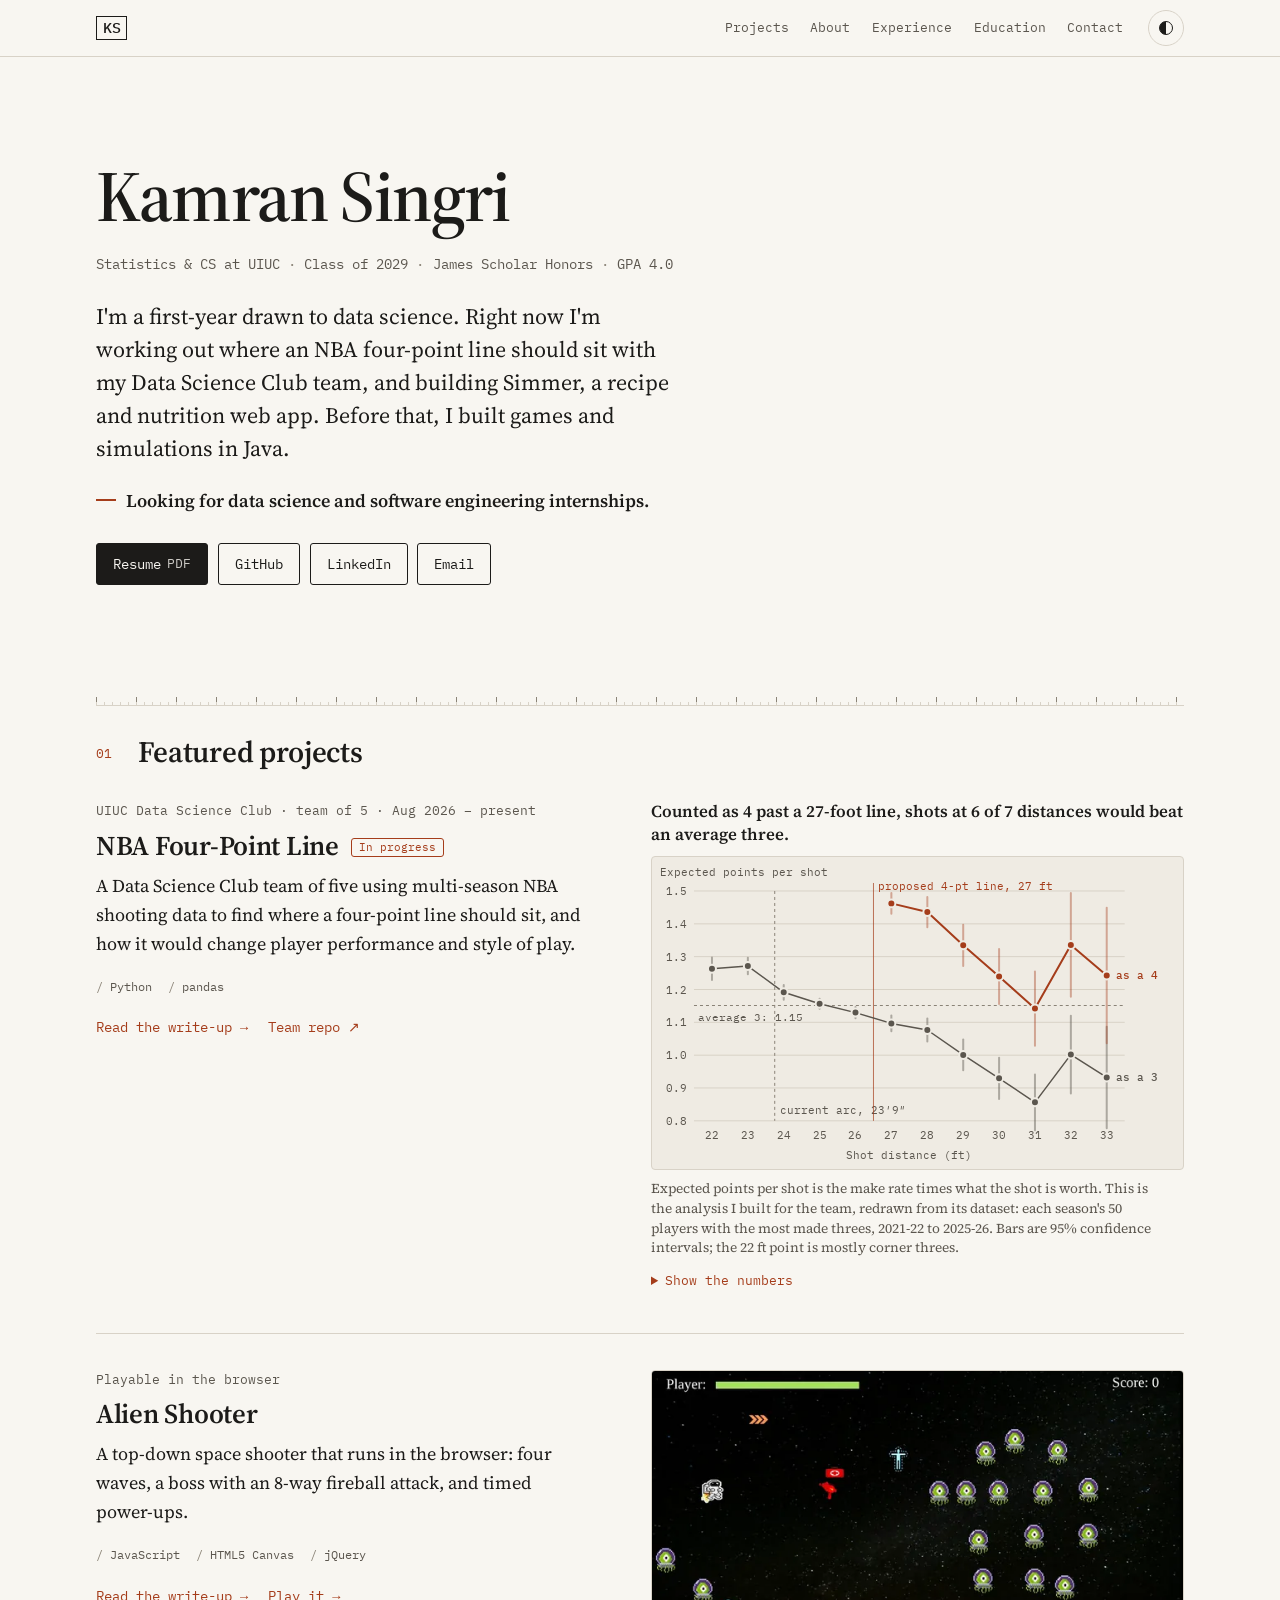
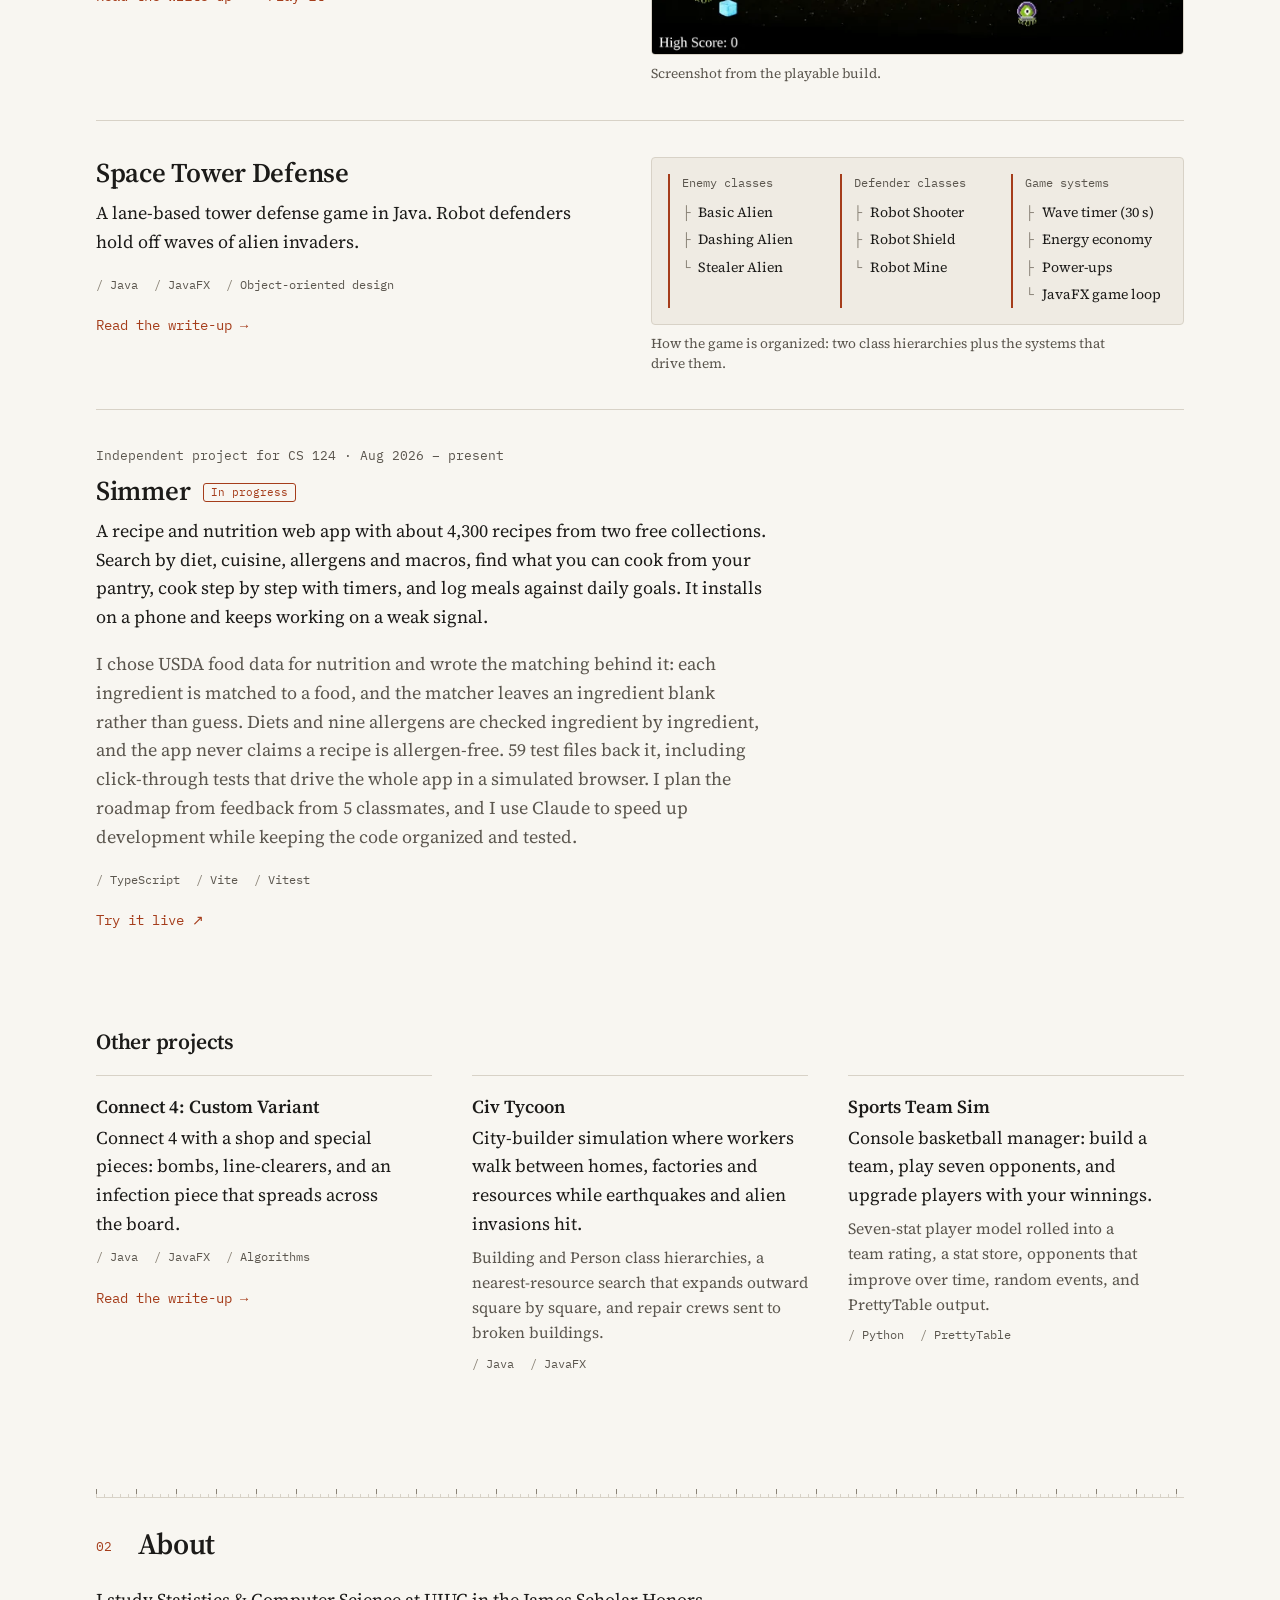
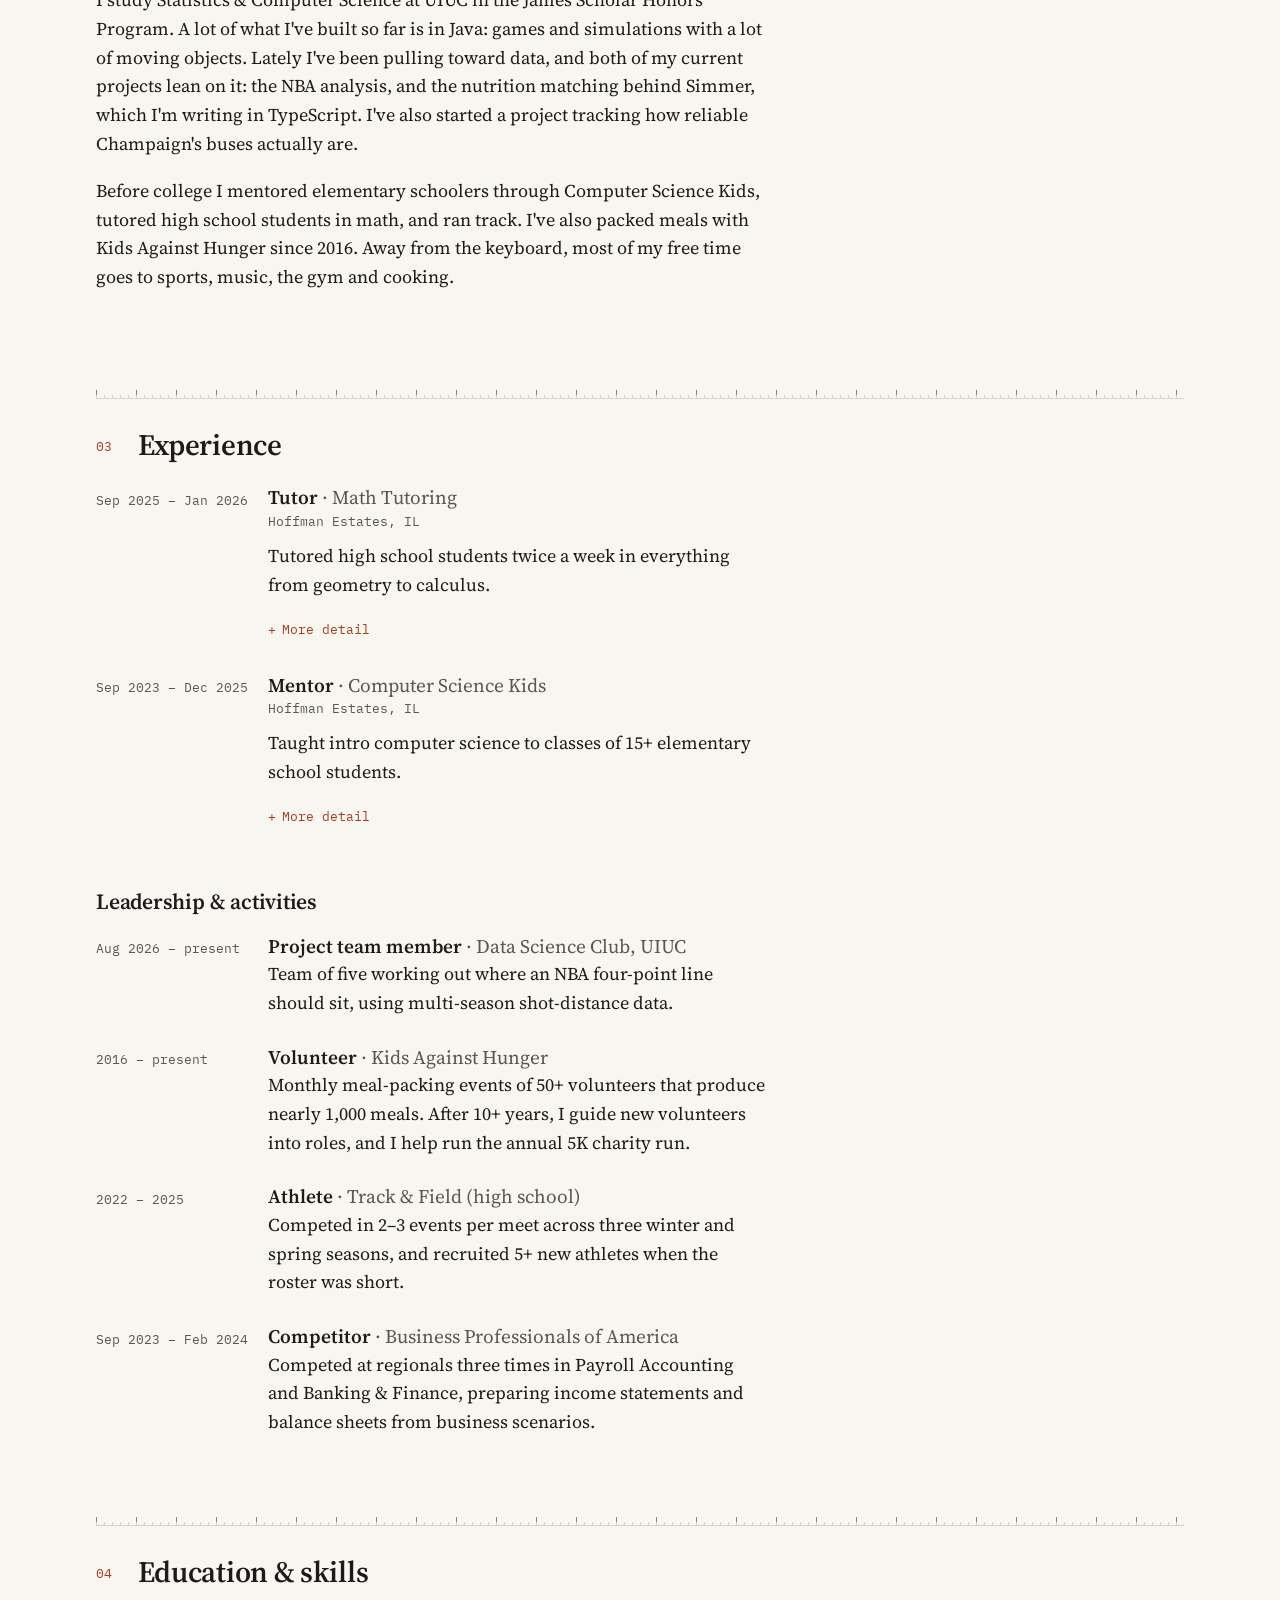
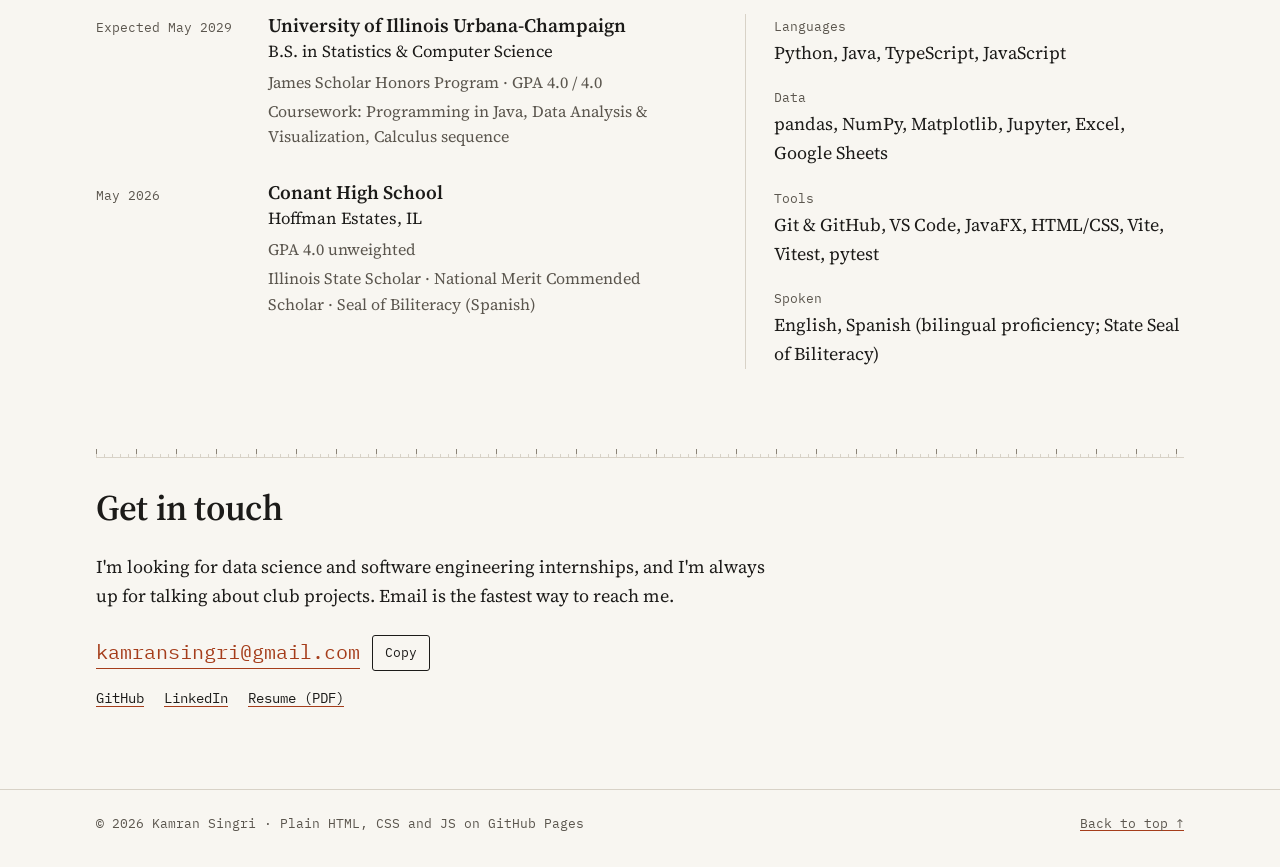
<file: index.html>
<!doctype html>
<html lang="en">
<head>
<meta charset="utf-8">
<meta name="viewport" content="width=device-width, initial-scale=1">
<title>Kamran Singri · Statistics &amp; CS at UIUC</title>
<meta name="description" content="Kamran Singri: first-year Statistics & Computer Science student at UIUC, interested in data science. Projects in Python, Java and JavaScript.">
<meta name="author" content="Kamran Singri">
<link rel="canonical" href="https://kamransingri.github.io/">
<meta property="og:type" content="website">
<meta property="og:title" content="Kamran Singri · Statistics & CS at UIUC">
<meta property="og:description" content="First-year Statistics & Computer Science student at UIUC, interested in data science. Projects, experience and contact.">
<meta property="og:url" content="https://kamransingri.github.io/">
<meta property="og:image" content="https://kamransingri.github.io/assets/og.png">
<meta property="og:image:width" content="1200">
<meta property="og:image:height" content="630">
<meta property="og:image:alt" content="Kamran Singri: UIUC, Statistics & CS, data science">
<meta name="twitter:card" content="summary_large_image">
<meta name="theme-color" content="#f8f6f1" media="(prefers-color-scheme: light)">
<meta name="theme-color" content="#161513" media="(prefers-color-scheme: dark)">
<link rel="icon" href="favicon.svg" type="image/svg+xml">
<link rel="icon" href="favicon-32.png" sizes="32x32" type="image/png">
<link rel="apple-touch-icon" href="apple-touch-icon.png">
<link rel="preload" href="assets/fonts/source-serif-4-var.woff2" as="font" type="font/woff2" crossorigin>
<link rel="stylesheet" href="css/style.css">
<script>try{var t=localStorage.getItem("theme");if(t==="light"||t==="dark")document.documentElement.setAttribute("data-theme",t)}catch(e){}</script>
</head>
<body>
<a class="skip" href="#main">Skip to content</a>

<header class="site-nav">
  <div class="nav-inner">
    <a class="brand mono" href="#top" aria-label="KS: Kamran Singri, back to top">KS</a>
    <nav aria-label="Sections">
      <ul class="nav-links">
        <li><a href="#projects">Projects</a></li>
        <li><a href="#about">About</a></li>
        <li><a href="#experience">Experience</a></li>
        <li><a href="#education">Education</a></li>
        <li><a href="#contact">Contact</a></li>
      </ul>
    </nav>
    <button type="button" class="theme-toggle" aria-label="Switch to dark theme" hidden><span class="theme-icon" aria-hidden="true"></span></button>
  </div>
</header>

<main id="main">
  <section class="intro" id="top" aria-labelledby="intro-title">
    <div class="wrap" data-render="intro"><!--r:intro--><h1 id="intro-title">Kamran Singri</h1><ul class="creds mono" aria-label="At a glance"><li>Statistics &amp; CS at UIUC</li><li>Class of 2029</li><li>James Scholar Honors</li><li>GPA 4.0</li></ul><p class="lede">I'm a first-year drawn to data science. Right now I'm working out where an NBA four-point line should sit with my Data Science Club team, and building Simmer, a recipe and nutrition web app. Before that, I built games and simulations in Java.</p><p class="seeking">Looking for data science and software engineering internships.</p><ul class="link-row" aria-label="Links"><li><a class="btn btn-primary" href="assets/resume.pdf">Resume <span class="mono small">PDF</span></a></li><li><a class="btn" href="https://github.com/kamransingri" rel="noopener">GitHub</a></li><li><a class="btn" href="https://www.linkedin.com/in/kamran-singri-745344428/" rel="noopener">LinkedIn</a></li><li><a class="btn" href="mailto:kamransingri@gmail.com">Email</a></li></ul><!--/r:intro--></div>
  </section>

  <section class="section" id="projects" aria-labelledby="projects-title">
    <div class="wrap">
      <h2 id="projects-title"><span class="sec-num mono">01</span>Featured projects</h2>
      <div class="projects" data-render="featured"><!--r:featured--><article class="project" aria-labelledby="pj-nba-four-point-line"><div class="project-text"><p class="idx mono">UIUC Data Science Club · team of 5 · Aug 2026 – present</p><h3 id="pj-nba-four-point-line"><a href="projects/nba-four-point-line.html" tabindex="-1">NBA Four-Point Line</a> <span class="status mono">In progress</span></h3><p>A Data Science Club team of five using multi-season NBA shooting data to find where a four-point line should sit, and how it would change player performance and style of play.</p><ul class="tags" aria-label="Tech"><li class="mono">Python</li><li class="mono">pandas</li></ul><ul class="project-links"><li><a href="projects/nba-four-point-line.html">Read the write-up <span aria-hidden="true">→</span></a></li><li><a href="https://github.com/UIUC-DSC/team-Starting-Five-Minus-One" rel="noopener">Team repo <span aria-hidden="true">↗</span></a></li></ul></div><div class="project-visual"><figure class="visual visual-chart"><p class="chart-takeaway">Counted as 4 past a 27-foot line, shots at 6 of 7 distances would beat an average three.</p><div class="chart-wrap" data-chart><svg class="chart" viewBox="0 0 640 300" role="img" aria-labelledby="nba-chart-title"><title id="nba-chart-title">Expected points per shot by distance, 22 to 33 feet: as a 3, and as a 4 past a 27-foot line, against an average three worth 1.15</title><line class="grid" x1="38" x2="586" y1="256.0" y2="256.0"/><line class="grid" x1="38" x2="586" y1="223.1" y2="223.1"/><line class="grid" x1="38" x2="586" y1="190.3" y2="190.3"/><line class="grid" x1="38" x2="586" y1="157.4" y2="157.4"/><line class="grid" x1="38" x2="586" y1="124.6" y2="124.6"/><line class="grid" x1="38" x2="586" y1="91.7" y2="91.7"/><line class="grid" x1="38" x2="586" y1="58.9" y2="58.9"/><line class="grid" x1="38" x2="586" y1="26.0" y2="26.0"/><text class="tick" x="31" y="260.0" text-anchor="end">0.8</text><text class="tick" x="31" y="227.1" text-anchor="end">0.9</text><text class="tick" x="31" y="194.3" text-anchor="end">1.0</text><text class="tick" x="31" y="161.4" text-anchor="end">1.1</text><text class="tick" x="31" y="128.6" text-anchor="end">1.2</text><text class="tick" x="31" y="95.7" text-anchor="end">1.3</text><text class="tick" x="31" y="62.9" text-anchor="end">1.4</text><text class="tick" x="31" y="30.0" text-anchor="end">1.5</text><text class="tick" x="60.8" y="274" text-anchor="middle">22</text><text class="tick" x="106.5" y="274" text-anchor="middle">23</text><text class="tick" x="152.2" y="274" text-anchor="middle">24</text><text class="tick" x="197.8" y="274" text-anchor="middle">25</text><text class="tick" x="243.5" y="274" text-anchor="middle">26</text><text class="tick" x="289.2" y="274" text-anchor="middle">27</text><text class="tick" x="334.8" y="274" text-anchor="middle">28</text><text class="tick" x="380.5" y="274" text-anchor="middle">29</text><text class="tick" x="426.2" y="274" text-anchor="middle">30</text><text class="tick" x="471.8" y="274" text-anchor="middle">31</text><text class="tick" x="517.5" y="274" text-anchor="middle">32</text><text class="tick" x="563.2" y="274" text-anchor="middle">33</text><line class="ref" x1="140.8" x2="140.8" y1="26" y2="256"/><text class="ref-label" x="145.8" y="249">current arc, 23′9″</text><line class="ref four" x1="266.3" x2="266.3" y1="18" y2="256"/><text class="ref-label four" x="271.3" y="25">proposed 4-pt line, 27 ft</text><line class="ref avg" x1="38" x2="586" y1="140.6" y2="140.6"/><text class="ref-label" x="42" y="156.6">average 3: 1.15</text><text class="axis-label" x="4" y="11">Expected points per shot</text><line class="err as3" x1="60.8" x2="60.8" y1="92.5" y2="115.1"/><line class="err as3" x1="106.5" x2="106.5" y1="92.9" y2="109.4"/><line class="err as3" x1="152.2" x2="152.2" y1="120.0" y2="134.8"/><line class="err as3" x1="197.8" x2="197.8" y1="133.8" y2="143.9"/><line class="err as3" x1="243.5" x2="243.5" y1="142.2" y2="153.3"/><line class="err as3" x1="289.2" x2="289.2" y1="150.7" y2="166.3"/><line class="err as3" x1="334.8" x2="334.8" y1="153.6" y2="176.5"/><line class="err as3" x1="380.5" x2="380.5" y1="174.5" y2="205.5"/><line class="err as3" x1="426.2" x2="426.2" y1="192.8" y2="234.1"/><line class="err as3" x1="471.8" x2="471.8" y1="209.7" y2="265.4"/><line class="err as3" x1="517.5" x2="517.5" y1="150.8" y2="228.6"/><line class="err as3" x1="563.2" x2="563.2" y1="161.8" y2="263.5"/><line class="err as4" x1="289.2" x2="289.2" y1="27.9" y2="48.8"/><line class="err as4" x1="334.8" x2="334.8" y1="31.9" y2="62.4"/><line class="err as4" x1="380.5" x2="380.5" y1="59.8" y2="101.0"/><line class="err as4" x1="426.2" x2="426.2" y1="84.1" y2="139.1"/><line class="err as4" x1="471.8" x2="471.8" y1="106.6" y2="180.9"/><line class="err as4" x1="517.5" x2="517.5" y1="28.1" y2="131.9"/><line class="err as4" x1="563.2" x2="563.2" y1="42.7" y2="178.4"/><path class="line as3" d="M60.8,103.8L106.5,101.1L152.2,127.4L197.8,138.8L243.5,147.7L289.2,158.5L334.8,165.1L380.5,190.0L426.2,213.4L471.8,237.5L517.5,189.7L563.2,212.6"/><path class="line as4" d="M289.2,38.4L334.8,47.1L380.5,80.4L426.2,111.6L471.8,143.7L517.5,80.0L563.2,110.5"/><circle class="dot as4" cx="289.2" cy="38.4" r="4"/><circle class="dot as4" cx="334.8" cy="47.1" r="4"/><circle class="dot as4" cx="380.5" cy="80.4" r="4"/><circle class="dot as4" cx="426.2" cy="111.6" r="4"/><circle class="dot as4" cx="471.8" cy="143.7" r="4"/><circle class="dot as4" cx="517.5" cy="80.0" r="4"/><circle class="dot as4" cx="563.2" cy="110.5" r="4"/><g role="list"><g class="pt" tabindex="0" role="listitem" aria-label="22 ft: 42.1% of 7,101 → 1.26 pts as a 3" data-tip="22 ft: 42.1% of 7,101 → 1.26 pts as a 3"><circle class="hit" cx="60.8" cy="103.8" r="14"/><circle class="dot as3" cx="60.8" cy="103.8" r="4"/><title>22 ft: 42.1% of 7,101 → 1.26 pts as a 3</title></g><g class="pt" tabindex="-1" role="listitem" aria-label="23 ft: 42.4% of 13,307 → 1.27 pts as a 3" data-tip="23 ft: 42.4% of 13,307 → 1.27 pts as a 3"><circle class="hit" cx="106.5" cy="101.1" r="14"/><circle class="dot as3" cx="106.5" cy="101.1" r="4"/><title>23 ft: 42.4% of 13,307 → 1.27 pts as a 3</title></g><g class="pt" tabindex="-1" role="listitem" aria-label="24 ft: 39.7% of 16,178 → 1.19 pts as a 3" data-tip="24 ft: 39.7% of 16,178 → 1.19 pts as a 3"><circle class="hit" cx="152.2" cy="127.4" r="14"/><circle class="dot as3" cx="152.2" cy="127.4" r="4"/><title>24 ft: 39.7% of 16,178 → 1.19 pts as a 3</title></g><g class="pt" tabindex="-1" role="listitem" aria-label="25 ft: 38.6% of 35,132 → 1.16 pts as a 3" data-tip="25 ft: 38.6% of 35,132 → 1.16 pts as a 3"><circle class="hit" cx="197.8" cy="138.8" r="14"/><circle class="dot as3" cx="197.8" cy="138.8" r="4"/><title>25 ft: 38.6% of 35,132 → 1.16 pts as a 3</title></g><g class="pt" tabindex="-1" role="listitem" aria-label="26 ft: 37.7% of 28,183 → 1.13 pts as a 3" data-tip="26 ft: 37.7% of 28,183 → 1.13 pts as a 3"><circle class="hit" cx="243.5" cy="147.7" r="14"/><circle class="dot as3" cx="243.5" cy="147.7" r="4"/><title>26 ft: 37.7% of 28,183 → 1.13 pts as a 3</title></g><g class="pt" tabindex="-1" role="listitem" aria-label="27 ft: 36.6% of 14,114 → 1.10 pts as a 3, 1.46 as a 4" data-tip="27 ft: 36.6% of 14,114 → 1.10 pts as a 3, 1.46 as a 4"><circle class="hit" cx="289.2" cy="158.5" r="14"/><circle class="dot as3" cx="289.2" cy="158.5" r="4"/><title>27 ft: 36.6% of 14,114 → 1.10 pts as a 3, 1.46 as a 4</title></g><g class="pt" tabindex="-1" role="listitem" aria-label="28 ft: 35.9% of 6,581 → 1.08 pts as a 3, 1.44 as a 4" data-tip="28 ft: 35.9% of 6,581 → 1.08 pts as a 3, 1.44 as a 4"><circle class="hit" cx="334.8" cy="165.1" r="14"/><circle class="dot as3" cx="334.8" cy="165.1" r="4"/><title>28 ft: 35.9% of 6,581 → 1.08 pts as a 3, 1.44 as a 4</title></g><g class="pt" tabindex="-1" role="listitem" aria-label="29 ft: 33.4% of 3,468 → 1.00 pts as a 3, 1.33 as a 4" data-tip="29 ft: 33.4% of 3,468 → 1.00 pts as a 3, 1.33 as a 4"><circle class="hit" cx="380.5" cy="190.0" r="14"/><circle class="dot as3" cx="380.5" cy="190.0" r="4"/><title>29 ft: 33.4% of 3,468 → 1.00 pts as a 3, 1.33 as a 4</title></g><g class="pt" tabindex="-1" role="listitem" aria-label="30 ft: 31.0% of 1,875 → 0.93 pts as a 3, 1.24 as a 4" data-tip="30 ft: 31.0% of 1,875 → 0.93 pts as a 3, 1.24 as a 4"><circle class="hit" cx="426.2" cy="213.4" r="14"/><circle class="dot as3" cx="426.2" cy="213.4" r="4"/><title>30 ft: 31.0% of 1,875 → 0.93 pts as a 3, 1.24 as a 4</title></g><g class="pt" tabindex="-1" role="listitem" aria-label="31 ft: 28.5% of 981 → 0.86 pts as a 3, 1.14 as a 4" data-tip="31 ft: 28.5% of 981 → 0.86 pts as a 3, 1.14 as a 4"><circle class="hit" cx="471.8" cy="237.5" r="14"/><circle class="dot as3" cx="471.8" cy="237.5" r="4"/><title>31 ft: 28.5% of 981 → 0.86 pts as a 3, 1.14 as a 4</title></g><g class="pt" tabindex="-1" role="listitem" aria-label="32 ft: 33.4% of 548 → 1.00 pts as a 3, 1.34 as a 4" data-tip="32 ft: 33.4% of 548 → 1.00 pts as a 3, 1.34 as a 4"><circle class="hit" cx="517.5" cy="189.7" r="14"/><circle class="dot as3" cx="517.5" cy="189.7" r="4"/><title>32 ft: 33.4% of 548 → 1.00 pts as a 3, 1.34 as a 4</title></g><g class="pt" tabindex="-1" role="listitem" aria-label="33 ft: 31.1% of 309 → 0.93 pts as a 3, 1.24 as a 4" data-tip="33 ft: 31.1% of 309 → 0.93 pts as a 3, 1.24 as a 4"><circle class="hit" cx="563.2" cy="212.6" r="14"/><circle class="dot as3" cx="563.2" cy="212.6" r="4"/><title>33 ft: 31.1% of 309 → 0.93 pts as a 3, 1.24 as a 4</title></g></g><text class="direct as4" x="572.2" y="114.5">as a 4</text><text class="direct as3" x="572.2" y="216.6">as a 3</text><text class="axis-label" x="312" y="294" text-anchor="middle">Shot distance (ft)</text></svg><div class="tip" role="status" aria-live="polite" hidden></div></div><p class="chart-hint mono">← and → move between points. Esc hides the label.</p><figcaption>Expected points per shot is the make rate times what the shot is worth. This is the analysis I built for the team, redrawn from its dataset: each season's 50 players with the most made threes, 2021-22 to 2025-26. Bars are 95% confidence intervals; the 22 ft point is mostly corner threes.</figcaption><details class="data-table"><summary>Show the numbers</summary><div class="table-wrap"><table><thead><tr><th scope="col">Distance</th><th scope="col">Made</th><th scope="col">Attempted</th><th scope="col">3-point % (95% CI)</th><th scope="col">Pts as a 3</th><th scope="col">Pts as a 4</th></tr></thead><tbody><tr><td>22 ft</td><td>2,990</td><td>7,101</td><td>42.1% ± 1.1</td><td>1.26</td><td>–</td></tr><tr><td>23 ft</td><td>5,639</td><td>13,307</td><td>42.4% ± 0.8</td><td>1.27</td><td>–</td></tr><tr><td>24 ft</td><td>6,425</td><td>16,178</td><td>39.7% ± 0.8</td><td>1.19</td><td>–</td></tr><tr><td>25 ft</td><td>13,544</td><td>35,132</td><td>38.6% ± 0.5</td><td>1.16</td><td>–</td></tr><tr><td>26 ft</td><td>10,611</td><td>28,183</td><td>37.7% ± 0.6</td><td>1.13</td><td>–</td></tr><tr><td>27 ft</td><td>5,160</td><td>14,114</td><td>36.6% ± 0.8</td><td>1.10</td><td>1.46</td></tr><tr><td>28 ft</td><td>2,362</td><td>6,581</td><td>35.9% ± 1.2</td><td>1.08</td><td>1.44</td></tr><tr><td>29 ft</td><td>1,157</td><td>3,468</td><td>33.4% ± 1.6</td><td>1.00</td><td>1.33</td></tr><tr><td>30 ft</td><td>581</td><td>1,875</td><td>31.0% ± 2.1</td><td>0.93</td><td>1.24</td></tr><tr><td>31 ft</td><td>280</td><td>981</td><td>28.5% ± 2.8</td><td>0.86</td><td>1.14</td></tr><tr><td>32 ft</td><td>183</td><td>548</td><td>33.4% ± 3.9</td><td>1.00</td><td>1.34</td></tr><tr><td>33 ft</td><td>96</td><td>309</td><td>31.1% ± 5.2</td><td>0.93</td><td>1.24</td></tr></tbody></table></div></details></figure></div></article><article class="project" aria-labelledby="pj-alien-shooter"><div class="project-text"><p class="idx mono">Playable in the browser</p><h3 id="pj-alien-shooter"><a href="projects/alien-shooter.html" tabindex="-1">Alien Shooter</a></h3><p>A top-down space shooter that runs in the browser: four waves, a boss with an 8-way fireball attack, and timed power-ups.</p><ul class="tags" aria-label="Tech"><li class="mono">JavaScript</li><li class="mono">HTML5 Canvas</li><li class="mono">jQuery</li></ul><ul class="project-links"><li><a href="projects/alien-shooter.html">Read the write-up <span aria-hidden="true">→</span></a></li><li><a href="demos/alien-shooter/index.html">Play it <span aria-hidden="true">→</span></a></li></ul></div><div class="project-visual"><figure class="visual visual-image"><img src="assets/img/alien-shooter.webp" srcset="assets/img/alien-shooter-640.webp 640w, assets/img/alien-shooter.webp 1200w" sizes="(min-width: 880px) 34rem, 100vw" alt="Alien Shooter gameplay: the astronaut on a starfield with aliens closing in" width="1200" height="640" loading="lazy" decoding="async"><figcaption>Screenshot from the playable build.</figcaption></figure></div></article><article class="project" aria-labelledby="pj-space-tower-defense"><div class="project-text"><h3 id="pj-space-tower-defense"><a href="projects/space-tower-defense.html" tabindex="-1">Space Tower Defense</a></h3><p>A lane-based tower defense game in Java. Robot defenders hold off waves of alien invaders.</p><ul class="tags" aria-label="Tech"><li class="mono">Java</li><li class="mono">JavaFX</li><li class="mono">Object-oriented design</li></ul><ul class="project-links"><li><a href="projects/space-tower-defense.html">Read the write-up <span aria-hidden="true">→</span></a></li></ul></div><div class="project-visual"><figure class="visual visual-diagram"><div class="diagram"><div class="dg"><p class="dg-label mono">Enemy classes</p><ul><li>Basic Alien</li><li>Dashing Alien</li><li>Stealer Alien</li></ul></div><div class="dg"><p class="dg-label mono">Defender classes</p><ul><li>Robot Shooter</li><li>Robot Shield</li><li>Robot Mine</li></ul></div><div class="dg"><p class="dg-label mono">Game systems</p><ul><li>Wave timer (30 s)</li><li>Energy economy</li><li>Power-ups</li><li>JavaFX game loop</li></ul></div></div><figcaption>How the game is organized: two class hierarchies plus the systems that drive them.</figcaption></figure></div></article><article class="project no-visual" aria-labelledby="pj-simmer"><div class="project-text"><p class="idx mono">Independent project for CS 124 · Aug 2026 – present</p><h3 id="pj-simmer">Simmer <span class="status mono">In progress</span></h3><p>A recipe and nutrition web app with about 4,300 recipes from two free collections. Search by diet, cuisine, allergens and macros, find what you can cook from your pantry, cook step by step with timers, and log meals against daily goals. It installs on a phone and keeps working on a weak signal.</p><p class="muted">I chose USDA food data for nutrition and wrote the matching behind it: each ingredient is matched to a food, and the matcher leaves an ingredient blank rather than guess. Diets and nine allergens are checked ingredient by ingredient, and the app never claims a recipe is allergen-free. 59 test files back it, including click-through tests that drive the whole app in a simulated browser. I plan the roadmap from feedback from 5 classmates, and I use Claude to speed up development while keeping the code organized and tested.</p><ul class="tags" aria-label="Tech"><li class="mono">TypeScript</li><li class="mono">Vite</li><li class="mono">Vitest</li></ul><ul class="project-links"><li><a href="https://mise-recipe-box.netlify.app" rel="noopener">Try it live <span aria-hidden="true">↗</span></a></li></ul></div></article><!--/r:featured--></div>
      <h3 class="h-sub" id="other-title">Other projects</h3>
      <div data-render="others"><!--r:others--><ul class="others"><li class="other"><h4>Connect 4: Custom Variant</h4><p>Connect 4 with a shop and special pieces: bombs, line-clearers, and an infection piece that spreads across the board.</p><ul class="tags" aria-label="Tech"><li class="mono">Java</li><li class="mono">JavaFX</li><li class="mono">Algorithms</li></ul><ul class="project-links"><li><a href="projects/connect-4-variant.html">Read the write-up <span aria-hidden="true">→</span></a></li></ul></li><li class="other"><h4>Civ Tycoon</h4><p>City-builder simulation where workers walk between homes, factories and resources while earthquakes and alien invasions hit.</p><p class="muted">Building and Person class hierarchies, a nearest-resource search that expands outward square by square, and repair crews sent to broken buildings.</p><ul class="tags" aria-label="Tech"><li class="mono">Java</li><li class="mono">JavaFX</li></ul></li><li class="other"><h4>Sports Team Sim</h4><p>Console basketball manager: build a team, play seven opponents, and upgrade players with your winnings.</p><p class="muted">Seven-stat player model rolled into a team rating, a stat store, opponents that improve over time, random events, and PrettyTable output.</p><ul class="tags" aria-label="Tech"><li class="mono">Python</li><li class="mono">PrettyTable</li></ul></li></ul><!--/r:others--></div>
    </div>
  </section>

  <section class="section" id="about" aria-labelledby="about-title">
    <div class="wrap">
      <h2 id="about-title"><span class="sec-num mono">02</span>About</h2>
      <div class="prose" data-render="about"><!--r:about--><p>I study Statistics &amp; Computer Science at UIUC in the James Scholar Honors Program. A lot of what I've built so far is in Java: games and simulations with a lot of moving objects. Lately I've been pulling toward data, and both of my current projects lean on it: the NBA analysis, and the nutrition matching behind Simmer, which I'm writing in TypeScript. I've also started a project tracking how reliable Champaign's buses actually are.</p><p>Before college I mentored elementary schoolers through Computer Science Kids, tutored high school students in math, and ran track. I've also packed meals with Kids Against Hunger since 2016. Away from the keyboard, most of my free time goes to sports, music, the gym and cooking.</p><!--/r:about--></div>
    </div>
  </section>

  <section class="section" id="experience" aria-labelledby="experience-title">
    <div class="wrap">
      <h2 id="experience-title"><span class="sec-num mono">03</span>Experience</h2>
      <div data-render="experience"><!--r:experience--><ol class="timeline"><li class="tl-item"><p class="tl-when mono">Sep 2025 – Jan 2026</p><div class="tl-body"><h3>Tutor <span class="at">· Math Tutoring</span></h3><p class="meta mono">Hoffman Estates, IL</p><p>Tutored high school students twice a week in everything from geometry to calculus.</p><details class="more" id="exp-0"><summary>More detail</summary><ul><li>Worked one on one with 5+ students a session, using visual demonstrations and worked examples.</li><li>Worked with the other tutors on different ways to explain a topic when a student was stuck.</li></ul></details></div></li><li class="tl-item"><p class="tl-when mono">Sep 2023 – Dec 2025</p><div class="tl-body"><h3>Mentor <span class="at">· Computer Science Kids</span></h3><p class="meta mono">Hoffman Estates, IL</p><p>Taught intro computer science to classes of 15+ elementary school students.</p><details class="more" id="exp-1"><summary>More detail</summary><ul><li>Turned abstract programming ideas into lessons that made sense to elementary schoolers.</li><li>Ran large-group activities for up to 60 students per session.</li><li>Designed and ran hands-on activities with a team of other mentors to reinforce core CS concepts.</li></ul></details></div></li></ol><!--/r:experience--></div>
      <h3 class="h-sub" id="activities">Leadership &amp; activities</h3>
      <div data-render="activities"><!--r:activities--><ul class="acts"><li><p class="tl-when mono">Aug 2026 – present</p><div><h4>Project team member <span class="at">· Data Science Club, UIUC</span></h4><p>Team of five working out where an NBA four-point line should sit, using multi-season shot-distance data.</p></div></li><li><p class="tl-when mono">2016 – present</p><div><h4>Volunteer <span class="at">· Kids Against Hunger</span></h4><p>Monthly meal-packing events of 50+ volunteers that produce nearly 1,000 meals. After 10+ years, I guide new volunteers into roles, and I help run the annual 5K charity run.</p></div></li><li><p class="tl-when mono">2022 – 2025</p><div><h4>Athlete <span class="at">· Track &amp; Field (high school)</span></h4><p>Competed in 2–3 events per meet across three winter and spring seasons, and recruited 5+ new athletes when the roster was short.</p></div></li><li><p class="tl-when mono">Sep 2023 – Feb 2024</p><div><h4>Competitor <span class="at">· Business Professionals of America</span></h4><p>Competed at regionals three times in Payroll Accounting and Banking &amp; Finance, preparing income statements and balance sheets from business scenarios.</p></div></li></ul><!--/r:activities--></div>
    </div>
  </section>

  <section class="section" id="education" aria-labelledby="education-title">
    <div class="wrap">
      <h2 id="education-title"><span class="sec-num mono">04</span>Education &amp; skills</h2>
      <div class="edu-band" data-render="education"><!--r:education--><ul class="edu"><li><p class="tl-when mono">Expected May 2029</p><div><h3>University of Illinois Urbana-Champaign</h3><p class="meta">B.S. in Statistics &amp; Computer Science</p><p class="muted">James Scholar Honors Program · GPA 4.0 / 4.0</p><p class="muted">Coursework: Programming in Java, Data Analysis &amp; Visualization, Calculus sequence</p></div></li><li><p class="tl-when mono">May 2026</p><div><h3>Conant High School</h3><p class="meta">Hoffman Estates, IL</p><p class="muted">GPA 4.0 unweighted</p><p class="muted">Illinois State Scholar · National Merit Commended Scholar · Seal of Biliteracy (Spanish)</p></div></li></ul><dl class="skills"><div><dt class="mono">Languages</dt><dd>Python, Java, TypeScript, JavaScript</dd></div><div><dt class="mono">Data</dt><dd>pandas, NumPy, Matplotlib, Jupyter, Excel, Google Sheets</dd></div><div><dt class="mono">Tools</dt><dd>Git &amp; GitHub, VS Code, JavaFX, HTML/CSS, Vite, Vitest, pytest</dd></div><div><dt class="mono">Spoken</dt><dd>English, Spanish (bilingual proficiency; State Seal of Biliteracy)</dd></div></dl><!--/r:education--></div>
    </div>
  </section>

  <section class="section contact" id="contact" aria-labelledby="contact-title">
    <div class="wrap" data-render="contact"><!--r:contact--><h2 id="contact-title">Get in touch</h2><p>I'm looking for data science and software engineering internships, and I'm always up for talking about club projects. Email is the fastest way to reach me.</p><p class="email-line"><a class="email mono" href="mailto:kamransingri@gmail.com">kamransingri@gmail.com</a><button type="button" class="btn btn-small copy" data-copy="kamransingri@gmail.com" hidden>Copy</button><span class="copied mono" role="status" aria-live="polite"></span></p><ul class="link-row plain"><li><a href="https://github.com/kamransingri" rel="noopener">GitHub</a></li><li><a href="https://www.linkedin.com/in/kamran-singri-745344428/" rel="noopener">LinkedIn</a></li><li><a href="assets/resume.pdf">Resume (PDF)</a></li></ul><!--/r:contact--></div>
  </section>
</main>

<footer class="site-footer">
  <div class="wrap footer-inner">
    <p class="mono small">© 2026 Kamran Singri · Plain HTML, CSS and JS on GitHub Pages</p>
    <p class="mono small"><a href="#top">Back to top ↑</a></p>
  </div>
</footer>

<script src="content/data.js"></script>
<script src="js/render.js"></script>
<script src="js/main.js"></script>
</body>
</html>
</file>
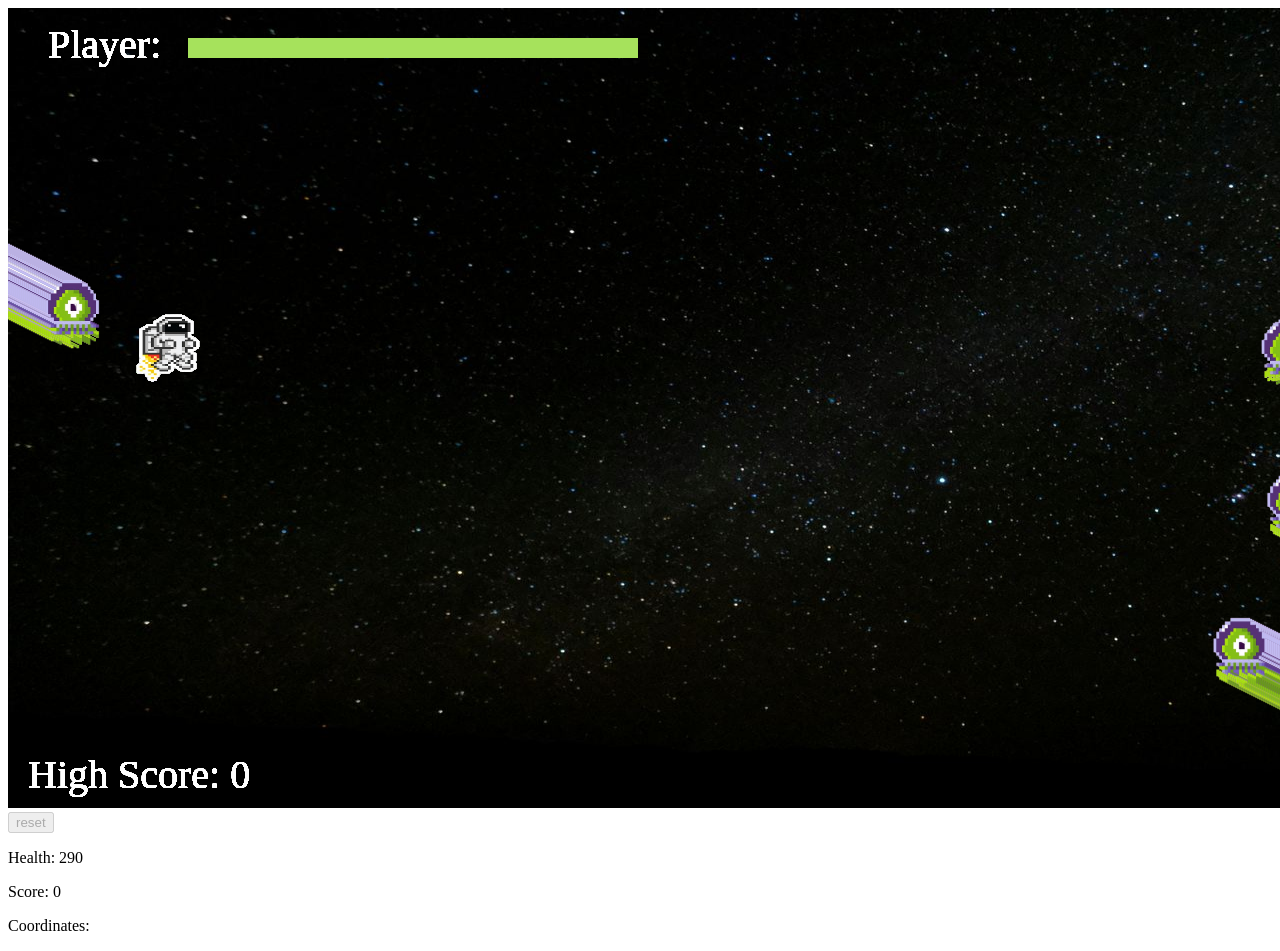
<file: demos/alien-shooter/index.html>
<!DOCTYPE html>
<html lang="en" xmlns="http://www.w3.org/1999/html">
<head>
    <meta charset="UTF-8">
    <title>SpaceShooter</title>
    <script src="https://ajax.googleapis.com/ajax/libs/jquery/3.5.1/jquery.min.js"></script>
    <script src="script.js"></script>
</head>
<body onload="initialize()">
<canvas  onclick="fire(event)" id="canvas" width="1500" height = "800"></canvas>

<input type="button" onclick="reset()" value="reset" id="reset">

<p id="health"></p>

<p id="score"></p>

<p id="demo">Coordinates:</p>

</body>
</html>
</file>
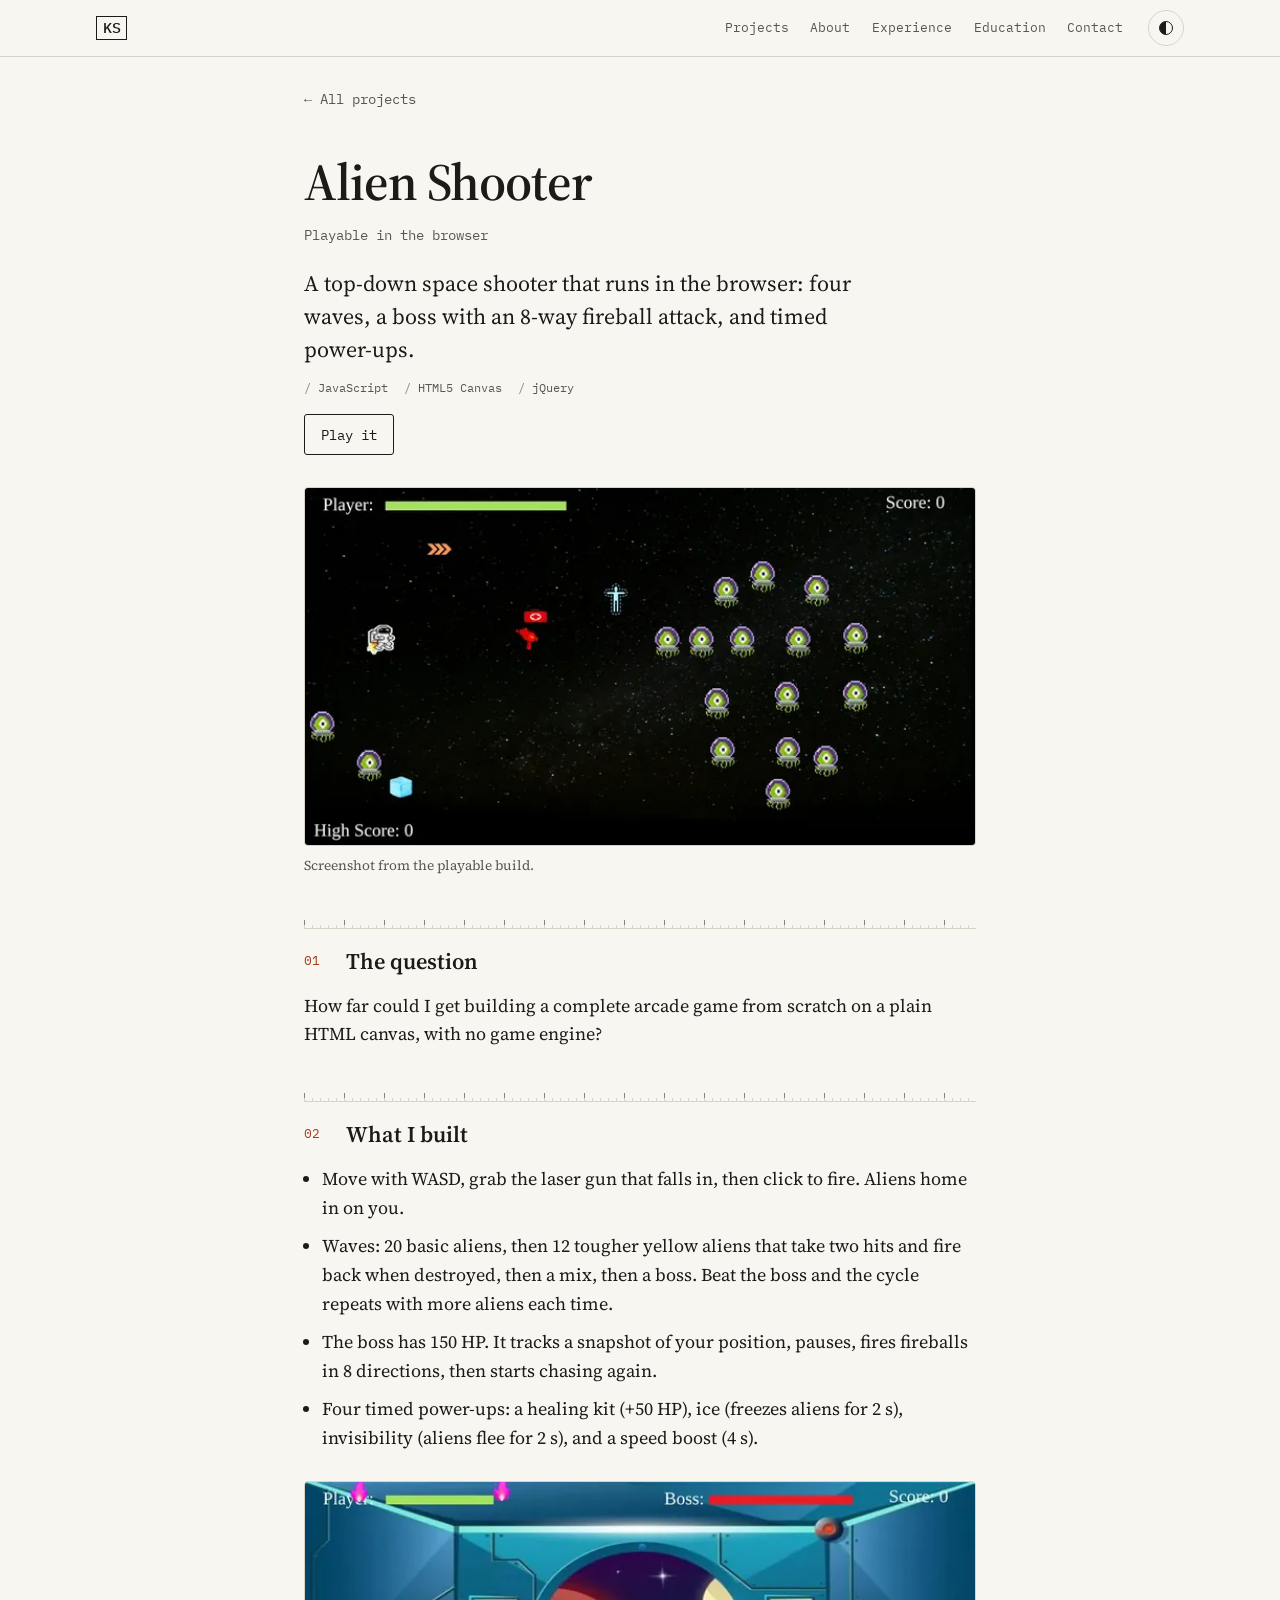
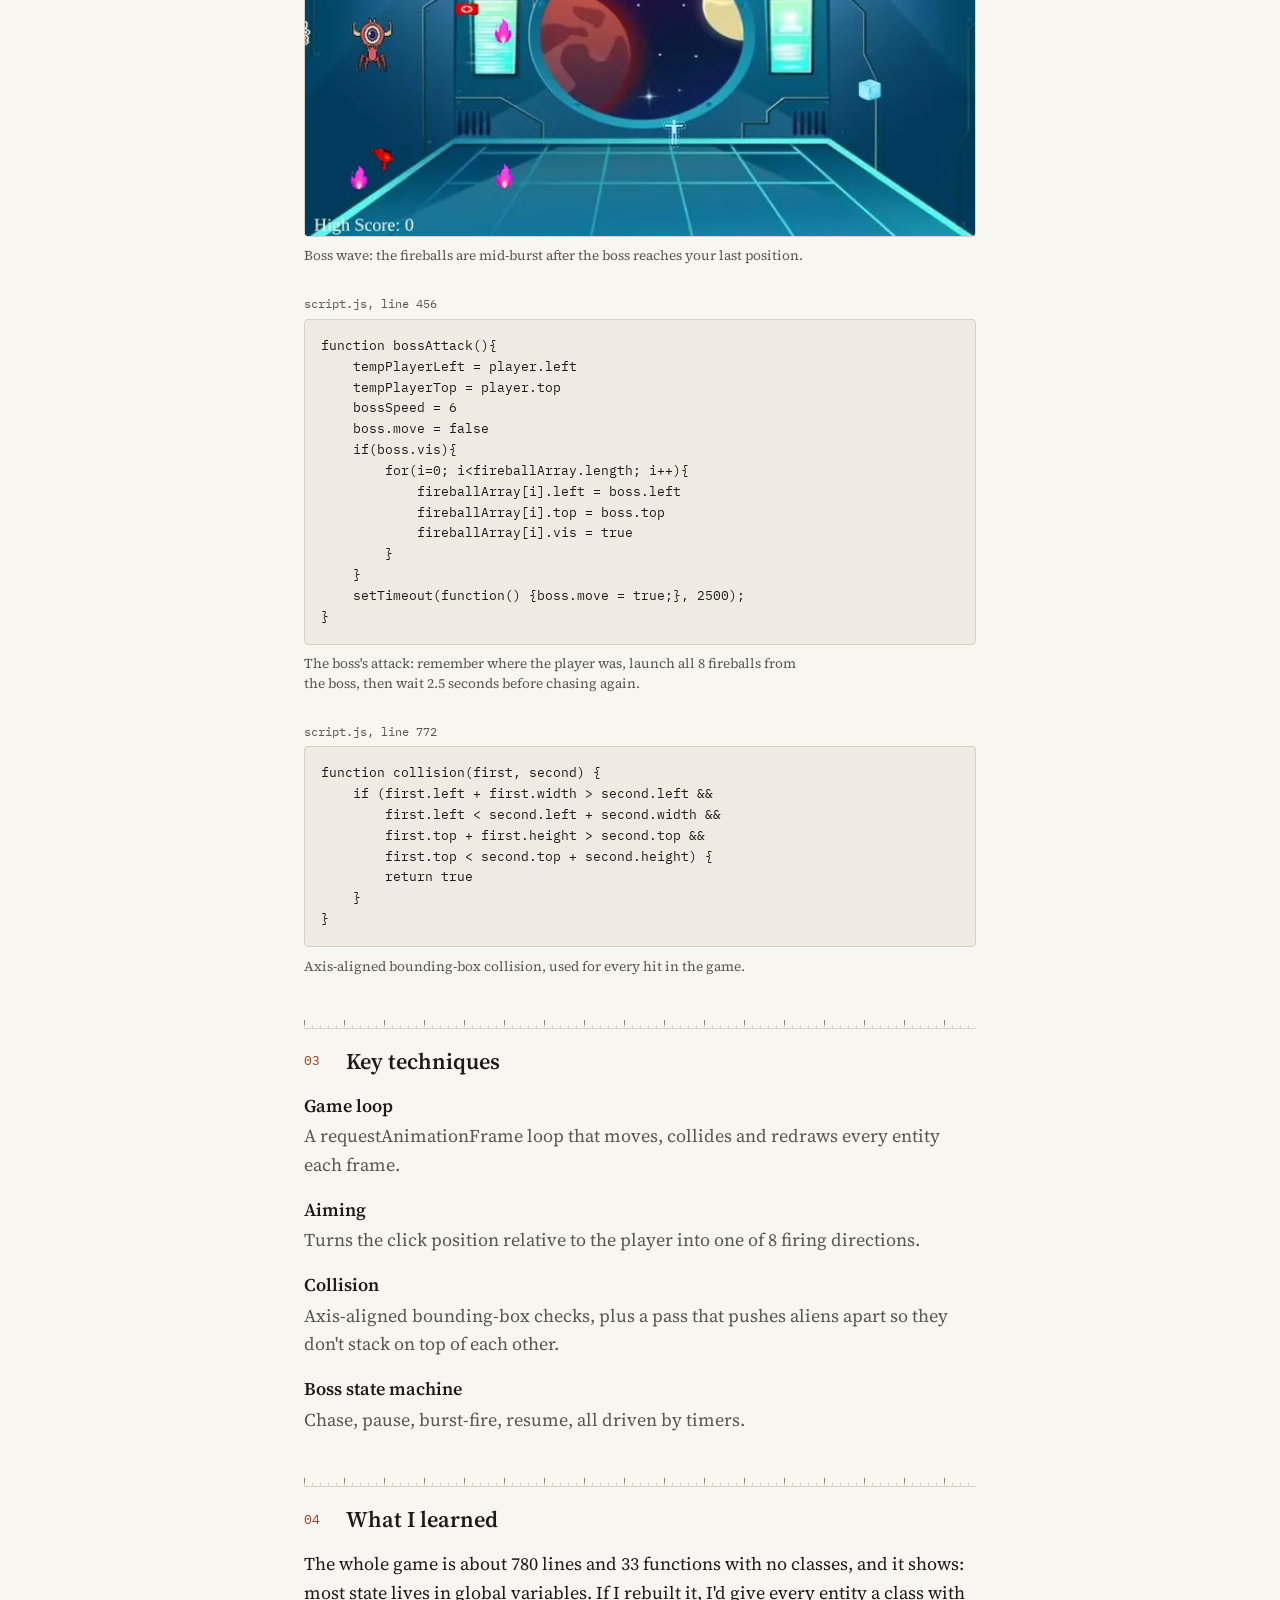
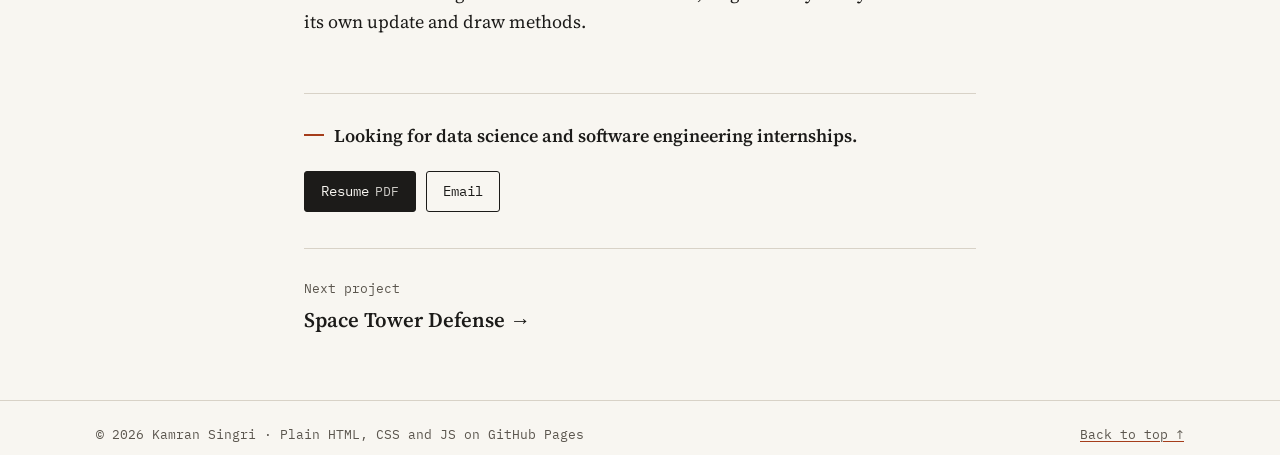
<file: projects/alien-shooter.html>
<!doctype html>
<html lang="en">
<head>
<meta charset="utf-8">
<meta name="viewport" content="width=device-width, initial-scale=1">
<title>Alien Shooter · Kamran Singri</title>
<meta name="description" content="A top-down space shooter that runs in the browser: four waves, a boss with an 8-way fireball attack, and timed power-ups.">
<meta name="author" content="Kamran Singri">
<link rel="canonical" href="https://kamransingri.github.io/projects/alien-shooter.html">
<meta property="og:type" content="article">
<meta property="og:title" content="Alien Shooter · Kamran Singri">
<meta property="og:description" content="A top-down space shooter that runs in the browser: four waves, a boss with an 8-way fireball attack, and timed power-ups.">
<meta property="og:url" content="https://kamransingri.github.io/projects/alien-shooter.html">
<meta property="og:image" content="https://kamransingri.github.io/assets/og.png">
<meta name="twitter:card" content="summary_large_image">
<meta name="theme-color" content="#f8f6f1" media="(prefers-color-scheme: light)">
<meta name="theme-color" content="#161513" media="(prefers-color-scheme: dark)">
<link rel="icon" href="../favicon.svg" type="image/svg+xml">
<link rel="icon" href="../favicon-32.png" sizes="32x32" type="image/png">
<link rel="apple-touch-icon" href="../apple-touch-icon.png">
<link rel="preload" href="../assets/fonts/source-serif-4-var.woff2" as="font" type="font/woff2" crossorigin>
<link rel="stylesheet" href="../css/style.css">
<script>try{var t=localStorage.getItem("theme");if(t==="light"||t==="dark")document.documentElement.setAttribute("data-theme",t)}catch(e){}</script>
</head>
<body data-project="alien-shooter">
<a class="skip" href="#main">Skip to content</a>
<header class="site-nav">
  <div class="nav-inner">
    <a class="brand mono" href="../index.html" aria-label="KS: Kamran Singri, home">KS</a>
    <nav aria-label="Site">
      <ul class="nav-links">
        <li><a href="../index.html#projects">Projects</a></li>
        <li><a href="../index.html#about">About</a></li>
        <li><a href="../index.html#experience">Experience</a></li>
        <li><a href="../index.html#education">Education</a></li>
        <li><a href="../index.html#contact">Contact</a></li>
      </ul>
    </nav>
    <button type="button" class="theme-toggle" aria-label="Switch to dark theme" hidden><span class="theme-icon" aria-hidden="true"></span></button>
  </div>
</header>
<main id="main" class="page">
  <article class="wrap" data-render="project"><!--r:project--><p class="crumb mono"><a href="../index.html#projects">← All projects</a></p><header class="page-head"><h1>Alien Shooter</h1><p class="page-meta mono">Playable in the browser</p><p class="lede">A top-down space shooter that runs in the browser: four waves, a boss with an 8-way fireball attack, and timed power-ups.</p><ul class="tags" aria-label="Tech"><li class="mono">JavaScript</li><li class="mono">HTML5 Canvas</li><li class="mono">jQuery</li></ul><ul class="link-row page-links"><li><a class="btn" href="../demos/alien-shooter/index.html">Play it</a></li></ul></header><div class="page-visual"><figure class="visual visual-image"><img src="../assets/img/alien-shooter.webp" srcset="../assets/img/alien-shooter-640.webp 640w, ../assets/img/alien-shooter.webp 1200w" sizes="(min-width: 880px) 34rem, 100vw" alt="Alien Shooter gameplay: the astronaut on a starfield with aliens closing in" width="1200" height="640" loading="lazy" decoding="async"><figcaption>Screenshot from the playable build.</figcaption></figure></div><section aria-labelledby="q"><h2 id="q"><span class="sec-num mono">01</span>The question</h2><p>How far could I get building a complete arcade game from scratch on a plain HTML canvas, with no game engine?</p></section><section aria-labelledby="b"><h2 id="b"><span class="sec-num mono">02</span>What I built</h2><ul class="bullets"><li>Move with WASD, grab the laser gun that falls in, then click to fire. Aliens home in on you.</li><li>Waves: 20 basic aliens, then 12 tougher yellow aliens that take two hits and fire back when destroyed, then a mix, then a boss. Beat the boss and the cycle repeats with more aliens each time.</li><li>The boss has 150 HP. It tracks a snapshot of your position, pauses, fires fireballs in 8 directions, then starts chasing again.</li><li>Four timed power-ups: a healing kit (+50 HP), ice (freezes aliens for 2 s), invisibility (aliens flee for 2 s), and a speed boost (4 s).</li></ul><div class="extra"><figure class="visual visual-image"><img src="../assets/img/alien-shooter-boss.webp" srcset="../assets/img/alien-shooter-boss-640.webp 640w, ../assets/img/alien-shooter-boss.webp 1200w" sizes="(min-width: 880px) 34rem, 100vw" alt="Alien Shooter boss wave: the boss in a space-station room, with pink fireballs flying outward" width="1200" height="640" loading="lazy" decoding="async"><figcaption>Boss wave: the fireballs are mid-burst after the boss reaches your last position.</figcaption></figure></div><div class="extra"><figure class="visual visual-code"><p class="code-file mono">script.js, line 456</p><pre class="code-excerpt" tabindex="0"><code>function bossAttack(){
    tempPlayerLeft = player.left
    tempPlayerTop = player.top
    bossSpeed = 6
    boss.move = false
    if(boss.vis){
        for(i=0; i&lt;fireballArray.length; i++){
            fireballArray[i].left = boss.left
            fireballArray[i].top = boss.top
            fireballArray[i].vis = true
        }
    }
    setTimeout(function() {boss.move = true;}, 2500);
}</code></pre><figcaption>The boss's attack: remember where the player was, launch all 8 fireballs from the boss, then wait 2.5 seconds before chasing again.</figcaption></figure></div><div class="extra"><figure class="visual visual-code"><p class="code-file mono">script.js, line 772</p><pre class="code-excerpt" tabindex="0"><code>function collision(first, second) {
    if (first.left + first.width &gt; second.left &amp;&amp;
        first.left &lt; second.left + second.width &amp;&amp;
        first.top + first.height &gt; second.top &amp;&amp;
        first.top &lt; second.top + second.height) {
        return true
    }
}</code></pre><figcaption>Axis-aligned bounding-box collision, used for every hit in the game.</figcaption></figure></div></section><section aria-labelledby="t"><h2 id="t"><span class="sec-num mono">03</span>Key techniques</h2><dl class="techniques"><div><dt>Game loop</dt><dd>A requestAnimationFrame loop that moves, collides and redraws every entity each frame.</dd></div><div><dt>Aiming</dt><dd>Turns the click position relative to the player into one of 8 firing directions.</dd></div><div><dt>Collision</dt><dd>Axis-aligned bounding-box checks, plus a pass that pushes aliens apart so they don't stack on top of each other.</dd></div><div><dt>Boss state machine</dt><dd>Chase, pause, burst-fire, resume, all driven by timers.</dd></div></dl></section><section aria-labelledby="l"><h2 id="l"><span class="sec-num mono">04</span>What I learned</h2><p>The whole game is about 780 lines and 33 functions with no classes, and it shows: most state lives in global variables. If I rebuilt it, I'd give every entity a class with its own update and draw methods.</p></section><aside class="page-cta" aria-label="Contact"><p class="seeking">Looking for data science and software engineering internships.</p><ul class="link-row"><li><a class="btn btn-primary" href="../assets/resume.pdf">Resume <span class="mono small">PDF</span></a></li><li><a class="btn" href="mailto:kamransingri@gmail.com">Email</a></li></ul></aside><nav class="next" aria-label="Next project"><a href="space-tower-defense.html"><span class="mono small">Next project</span> <span>Space Tower Defense <span aria-hidden="true">→</span></span></a></nav><!--/r:project--></article>
</main>
<footer class="site-footer">
  <div class="wrap footer-inner">
    <p class="mono small">© 2026 Kamran Singri · Plain HTML, CSS and JS on GitHub Pages</p>
    <p class="mono small"><a href="#main">Back to top ↑</a></p>
  </div>
</footer>
<script src="../content/data.js"></script>
<script src="../js/render.js"></script>
<script src="../js/main.js"></script>
</body>
</html>
</file>
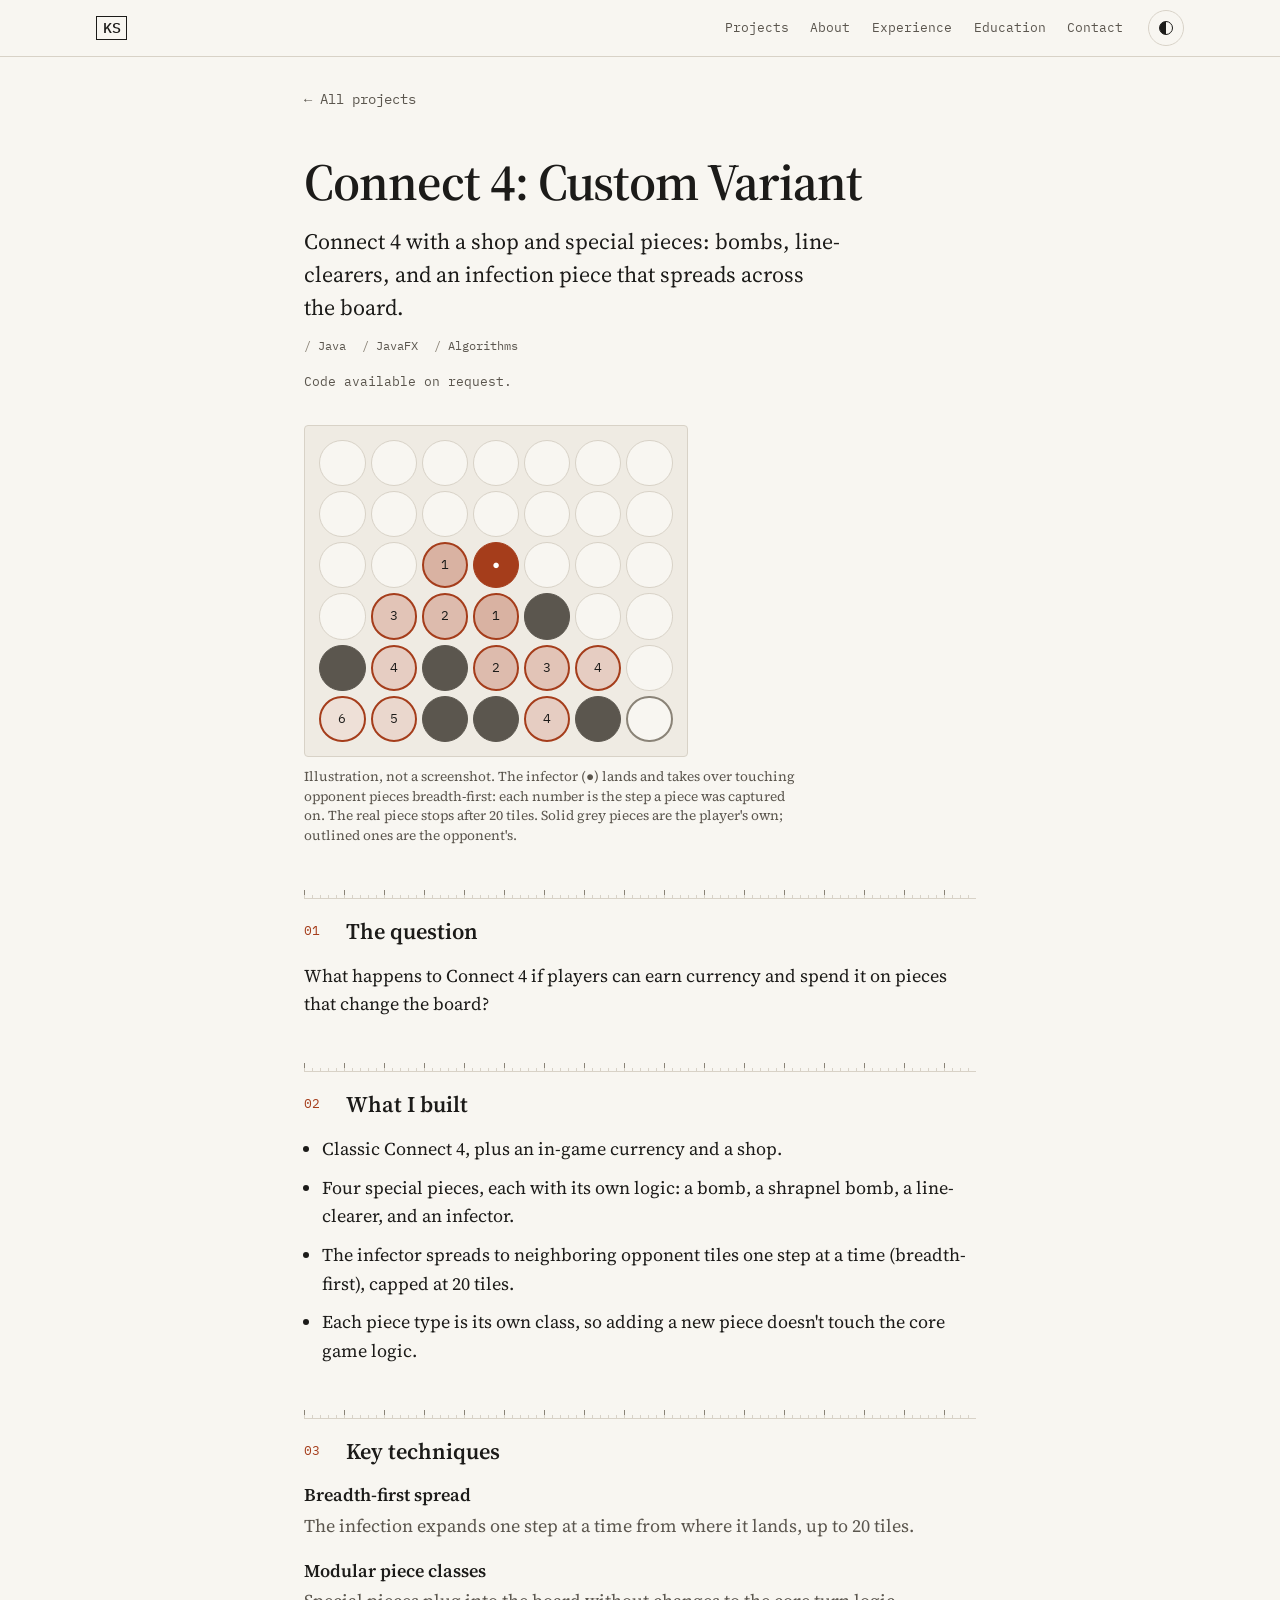
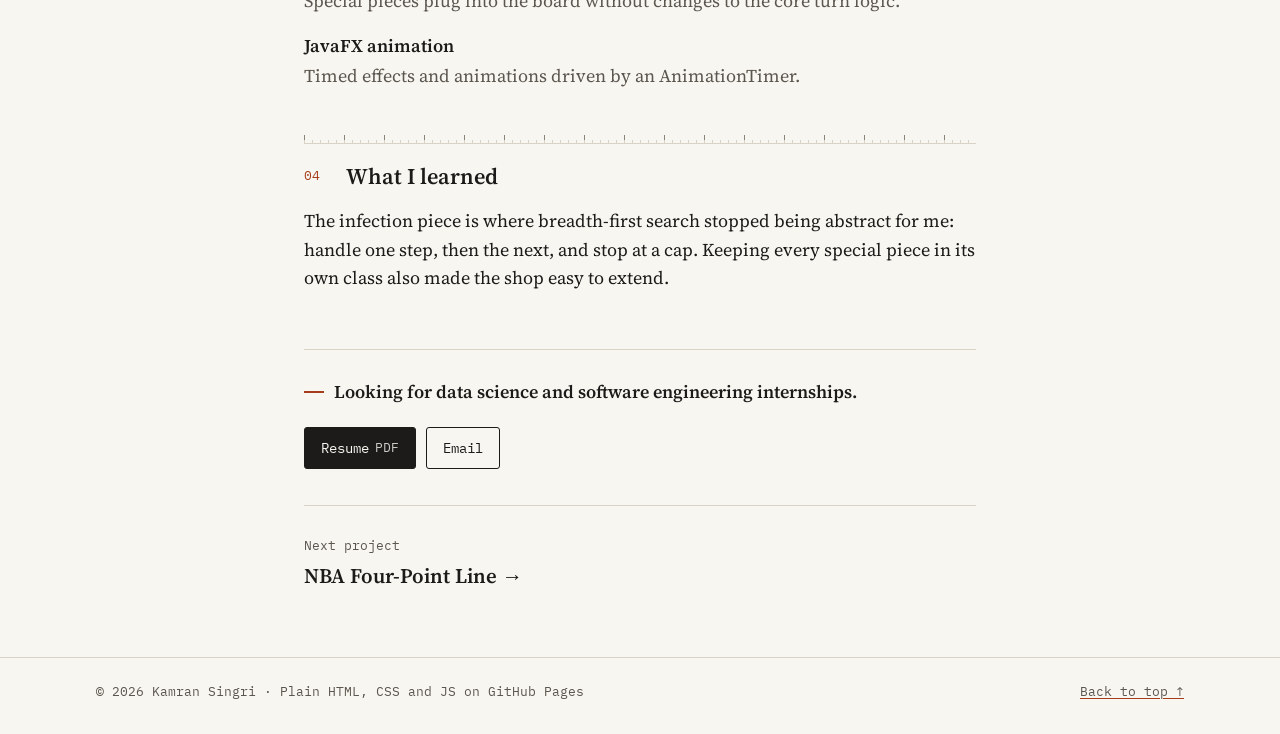
<file: projects/connect-4-variant.html>
<!doctype html>
<html lang="en">
<head>
<meta charset="utf-8">
<meta name="viewport" content="width=device-width, initial-scale=1">
<title>Connect 4: Custom Variant · Kamran Singri</title>
<meta name="description" content="Connect 4 with a shop and special pieces: bombs, line-clearers, and an infection piece that spreads across the board.">
<meta name="author" content="Kamran Singri">
<link rel="canonical" href="https://kamransingri.github.io/projects/connect-4-variant.html">
<meta property="og:type" content="article">
<meta property="og:title" content="Connect 4: Custom Variant · Kamran Singri">
<meta property="og:description" content="Connect 4 with a shop and special pieces: bombs, line-clearers, and an infection piece that spreads across the board.">
<meta property="og:url" content="https://kamransingri.github.io/projects/connect-4-variant.html">
<meta property="og:image" content="https://kamransingri.github.io/assets/og.png">
<meta name="twitter:card" content="summary_large_image">
<meta name="theme-color" content="#f8f6f1" media="(prefers-color-scheme: light)">
<meta name="theme-color" content="#161513" media="(prefers-color-scheme: dark)">
<link rel="icon" href="../favicon.svg" type="image/svg+xml">
<link rel="icon" href="../favicon-32.png" sizes="32x32" type="image/png">
<link rel="apple-touch-icon" href="../apple-touch-icon.png">
<link rel="preload" href="../assets/fonts/source-serif-4-var.woff2" as="font" type="font/woff2" crossorigin>
<link rel="stylesheet" href="../css/style.css">
<script>try{var t=localStorage.getItem("theme");if(t==="light"||t==="dark")document.documentElement.setAttribute("data-theme",t)}catch(e){}</script>
</head>
<body data-project="connect-4-variant">
<a class="skip" href="#main">Skip to content</a>
<header class="site-nav">
  <div class="nav-inner">
    <a class="brand mono" href="../index.html" aria-label="KS: Kamran Singri, home">KS</a>
    <nav aria-label="Site">
      <ul class="nav-links">
        <li><a href="../index.html#projects">Projects</a></li>
        <li><a href="../index.html#about">About</a></li>
        <li><a href="../index.html#experience">Experience</a></li>
        <li><a href="../index.html#education">Education</a></li>
        <li><a href="../index.html#contact">Contact</a></li>
      </ul>
    </nav>
    <button type="button" class="theme-toggle" aria-label="Switch to dark theme" hidden><span class="theme-icon" aria-hidden="true"></span></button>
  </div>
</header>
<main id="main" class="page">
  <article class="wrap" data-render="project"><!--r:project--><p class="crumb mono"><a href="../index.html#projects">← All projects</a></p><header class="page-head"><h1>Connect 4: Custom Variant</h1><p class="lede">Connect 4 with a shop and special pieces: bombs, line-clearers, and an infection piece that spreads across the board.</p><ul class="tags" aria-label="Tech"><li class="mono">Java</li><li class="mono">JavaFX</li><li class="mono">Algorithms</li></ul><p class="code-note mono">Code available on request.</p></header><div class="page-visual"><figure class="visual visual-board"><div class="board" role="img" aria-label="Illustration: the infector piece lands on a Connect 4 board and takes over touching opponent pieces outward, one step at a time."><span class="cell"></span><span class="cell"></span><span class="cell"></span><span class="cell"></span><span class="cell"></span><span class="cell"></span><span class="cell"></span><span class="cell"></span><span class="cell"></span><span class="cell"></span><span class="cell"></span><span class="cell"></span><span class="cell"></span><span class="cell"></span><span class="cell"></span><span class="cell"></span><span class="cell g" style="--g:1">1</span><span class="cell inf">●</span><span class="cell"></span><span class="cell"></span><span class="cell"></span><span class="cell"></span><span class="cell g" style="--g:3">3</span><span class="cell g" style="--g:2">2</span><span class="cell g" style="--g:1">1</span><span class="cell own"></span><span class="cell"></span><span class="cell"></span><span class="cell own"></span><span class="cell g" style="--g:4">4</span><span class="cell own"></span><span class="cell g" style="--g:2">2</span><span class="cell g" style="--g:3">3</span><span class="cell g" style="--g:4">4</span><span class="cell"></span><span class="cell g" style="--g:6">6</span><span class="cell g" style="--g:5">5</span><span class="cell own"></span><span class="cell own"></span><span class="cell g" style="--g:4">4</span><span class="cell own"></span><span class="cell opp"></span></div><figcaption>Illustration, not a screenshot. The infector (●) lands and takes over touching opponent pieces breadth-first: each number is the step a piece was captured on. The real piece stops after 20 tiles. Solid grey pieces are the player's own; outlined ones are the opponent's.</figcaption></figure></div><section aria-labelledby="q"><h2 id="q"><span class="sec-num mono">01</span>The question</h2><p>What happens to Connect 4 if players can earn currency and spend it on pieces that change the board?</p></section><section aria-labelledby="b"><h2 id="b"><span class="sec-num mono">02</span>What I built</h2><ul class="bullets"><li>Classic Connect 4, plus an in-game currency and a shop.</li><li>Four special pieces, each with its own logic: a bomb, a shrapnel bomb, a line-clearer, and an infector.</li><li>The infector spreads to neighboring opponent tiles one step at a time (breadth-first), capped at 20 tiles.</li><li>Each piece type is its own class, so adding a new piece doesn't touch the core game logic.</li></ul></section><section aria-labelledby="t"><h2 id="t"><span class="sec-num mono">03</span>Key techniques</h2><dl class="techniques"><div><dt>Breadth-first spread</dt><dd>The infection expands one step at a time from where it lands, up to 20 tiles.</dd></div><div><dt>Modular piece classes</dt><dd>Special pieces plug into the board without changes to the core turn logic.</dd></div><div><dt>JavaFX animation</dt><dd>Timed effects and animations driven by an AnimationTimer.</dd></div></dl></section><section aria-labelledby="l"><h2 id="l"><span class="sec-num mono">04</span>What I learned</h2><p>The infection piece is where breadth-first search stopped being abstract for me: handle one step, then the next, and stop at a cap. Keeping every special piece in its own class also made the shop easy to extend.</p></section><aside class="page-cta" aria-label="Contact"><p class="seeking">Looking for data science and software engineering internships.</p><ul class="link-row"><li><a class="btn btn-primary" href="../assets/resume.pdf">Resume <span class="mono small">PDF</span></a></li><li><a class="btn" href="mailto:kamransingri@gmail.com">Email</a></li></ul></aside><nav class="next" aria-label="Next project"><a href="nba-four-point-line.html"><span class="mono small">Next project</span> <span>NBA Four-Point Line <span aria-hidden="true">→</span></span></a></nav><!--/r:project--></article>
</main>
<footer class="site-footer">
  <div class="wrap footer-inner">
    <p class="mono small">© 2026 Kamran Singri · Plain HTML, CSS and JS on GitHub Pages</p>
    <p class="mono small"><a href="#main">Back to top ↑</a></p>
  </div>
</footer>
<script src="../content/data.js"></script>
<script src="../js/render.js"></script>
<script src="../js/main.js"></script>
</body>
</html>
</file>
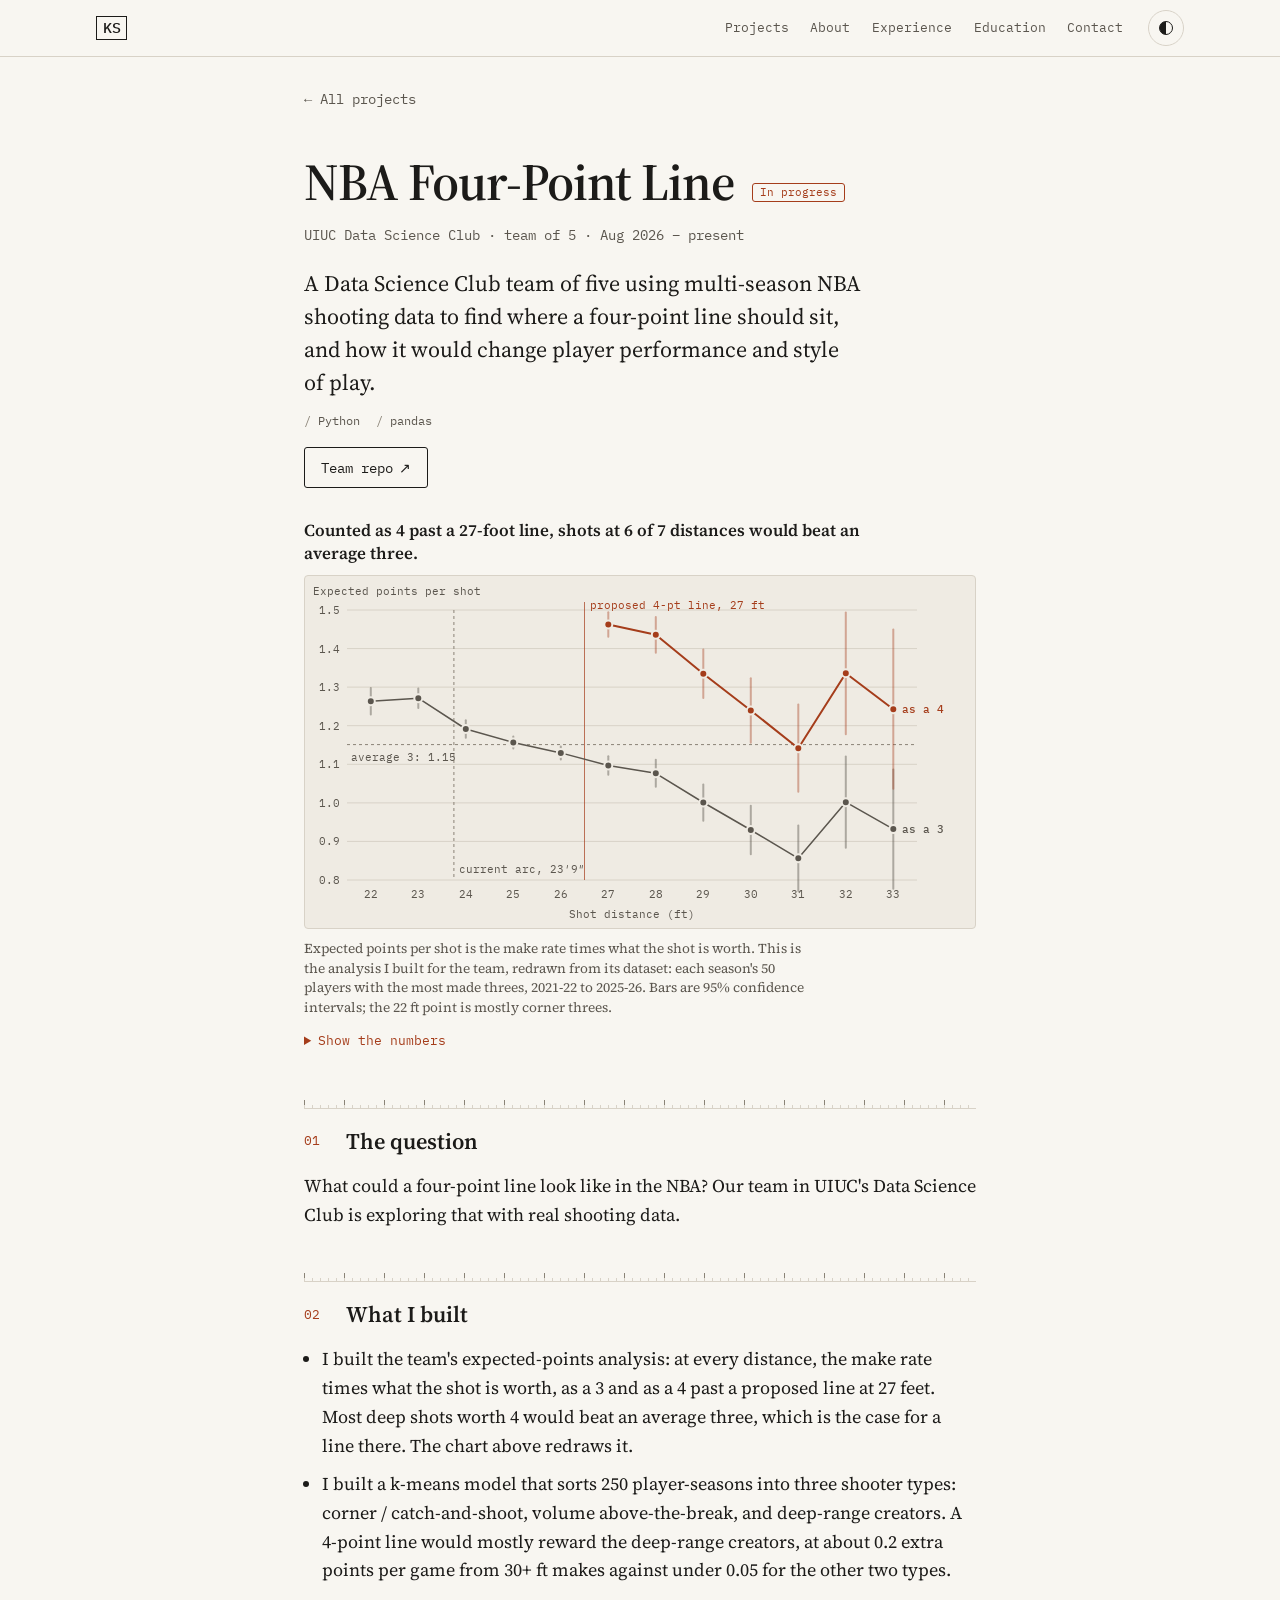
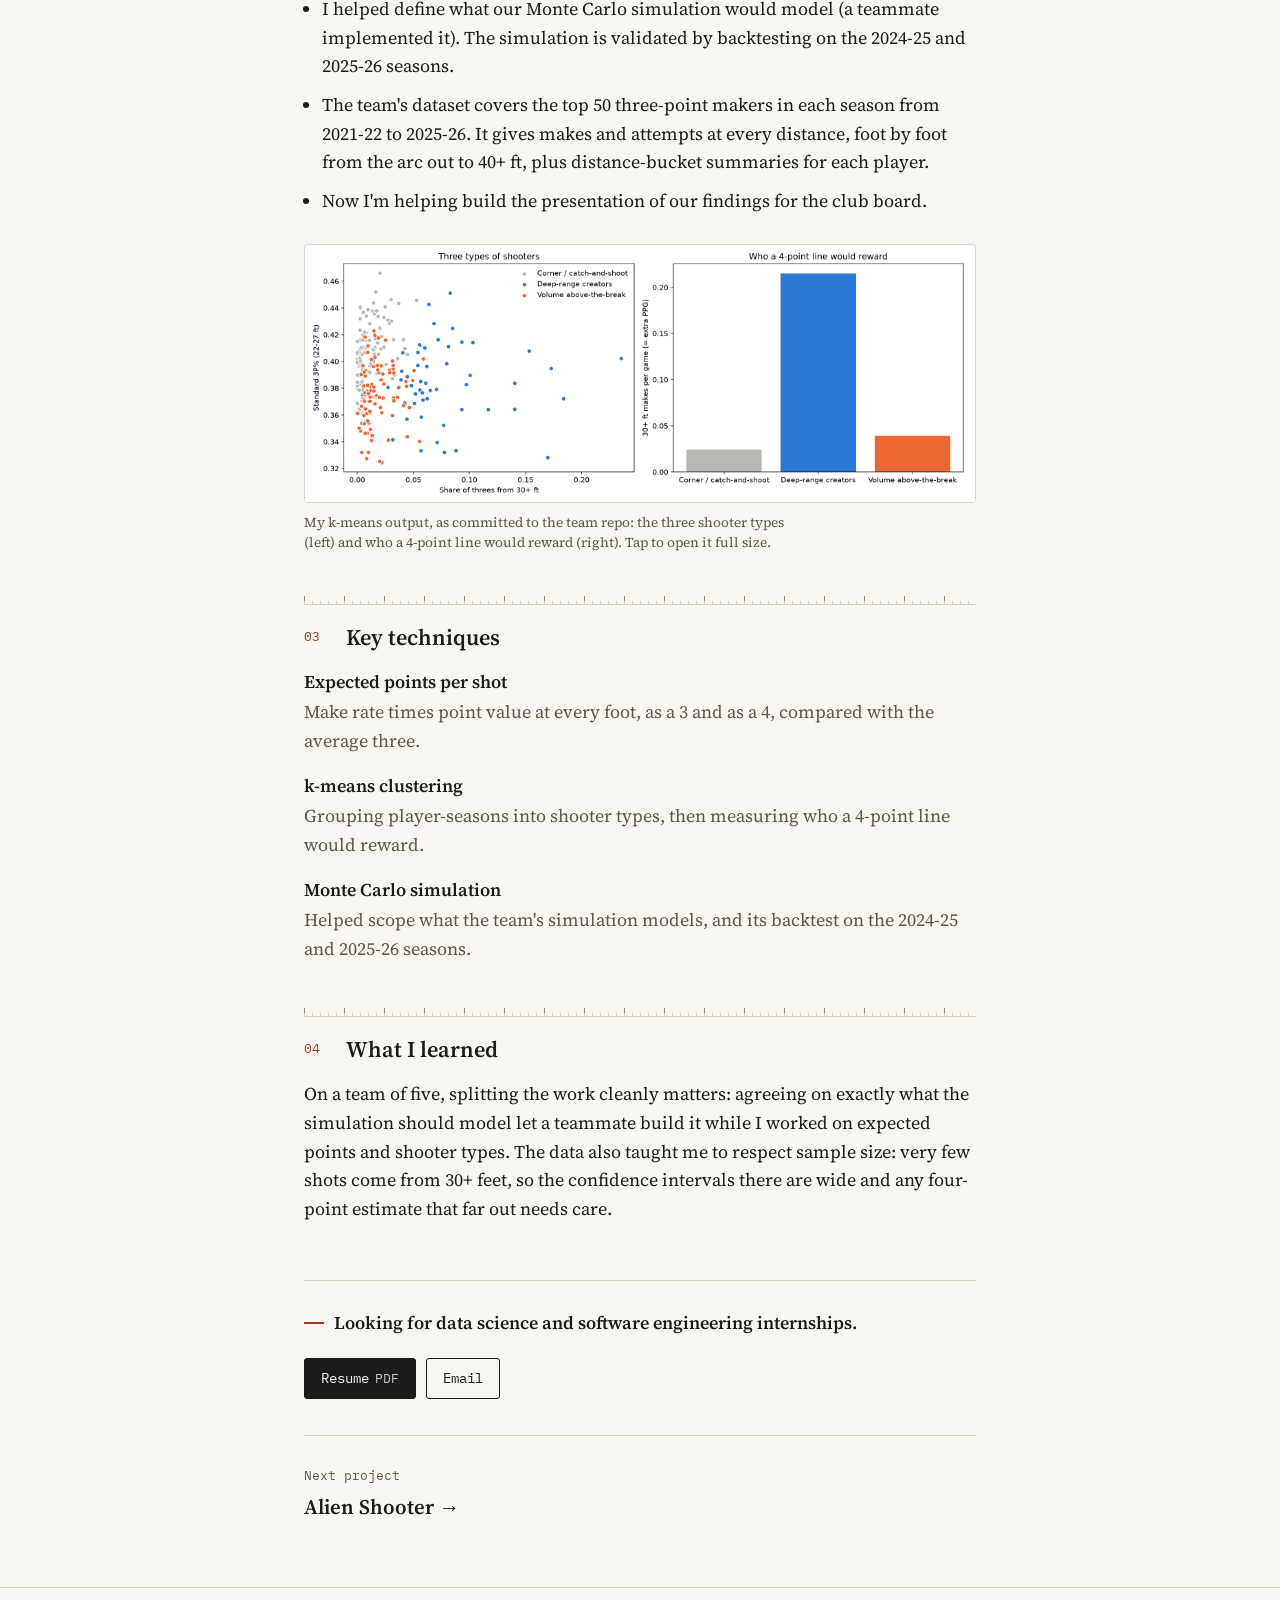
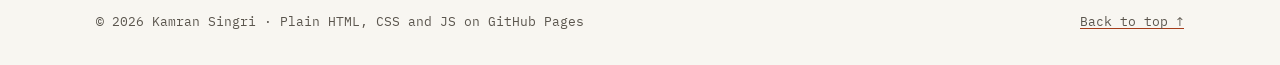
<file: projects/nba-four-point-line.html>
<!doctype html>
<html lang="en">
<head>
<meta charset="utf-8">
<meta name="viewport" content="width=device-width, initial-scale=1">
<title>NBA Four-Point Line · Kamran Singri</title>
<meta name="description" content="A Data Science Club team of five using multi-season NBA shooting data to find where a four-point line should sit, and how it would change player performance and style of play.">
<meta name="author" content="Kamran Singri">
<link rel="canonical" href="https://kamransingri.github.io/projects/nba-four-point-line.html">
<meta property="og:type" content="article">
<meta property="og:title" content="NBA Four-Point Line · Kamran Singri">
<meta property="og:description" content="A Data Science Club team of five using multi-season NBA shooting data to find where a four-point line should sit, and how it would change player performance and style of play.">
<meta property="og:url" content="https://kamransingri.github.io/projects/nba-four-point-line.html">
<meta property="og:image" content="https://kamransingri.github.io/assets/og.png">
<meta name="twitter:card" content="summary_large_image">
<meta name="theme-color" content="#f8f6f1" media="(prefers-color-scheme: light)">
<meta name="theme-color" content="#161513" media="(prefers-color-scheme: dark)">
<link rel="icon" href="../favicon.svg" type="image/svg+xml">
<link rel="icon" href="../favicon-32.png" sizes="32x32" type="image/png">
<link rel="apple-touch-icon" href="../apple-touch-icon.png">
<link rel="preload" href="../assets/fonts/source-serif-4-var.woff2" as="font" type="font/woff2" crossorigin>
<link rel="stylesheet" href="../css/style.css">
<script>try{var t=localStorage.getItem("theme");if(t==="light"||t==="dark")document.documentElement.setAttribute("data-theme",t)}catch(e){}</script>
</head>
<body data-project="nba-four-point-line">
<a class="skip" href="#main">Skip to content</a>
<header class="site-nav">
  <div class="nav-inner">
    <a class="brand mono" href="../index.html" aria-label="KS: Kamran Singri, home">KS</a>
    <nav aria-label="Site">
      <ul class="nav-links">
        <li><a href="../index.html#projects">Projects</a></li>
        <li><a href="../index.html#about">About</a></li>
        <li><a href="../index.html#experience">Experience</a></li>
        <li><a href="../index.html#education">Education</a></li>
        <li><a href="../index.html#contact">Contact</a></li>
      </ul>
    </nav>
    <button type="button" class="theme-toggle" aria-label="Switch to dark theme" hidden><span class="theme-icon" aria-hidden="true"></span></button>
  </div>
</header>
<main id="main" class="page">
  <article class="wrap" data-render="project"><!--r:project--><p class="crumb mono"><a href="../index.html#projects">← All projects</a></p><header class="page-head"><h1>NBA Four-Point Line <span class="status mono">In progress</span></h1><p class="page-meta mono">UIUC Data Science Club · team of 5 · Aug 2026 – present</p><p class="lede">A Data Science Club team of five using multi-season NBA shooting data to find where a four-point line should sit, and how it would change player performance and style of play.</p><ul class="tags" aria-label="Tech"><li class="mono">Python</li><li class="mono">pandas</li></ul><ul class="link-row page-links"><li><a class="btn" href="https://github.com/UIUC-DSC/team-Starting-Five-Minus-One" rel="noopener">Team repo <span aria-hidden="true">↗</span></a></li></ul></header><div class="page-visual"><figure class="visual visual-chart"><p class="chart-takeaway">Counted as 4 past a 27-foot line, shots at 6 of 7 distances would beat an average three.</p><div class="chart-wrap" data-chart><svg class="chart" viewBox="0 0 640 340" role="img" aria-labelledby="nba-chart-title"><title id="nba-chart-title">Expected points per shot by distance, 22 to 33 feet: as a 3, and as a 4 past a 27-foot line, against an average three worth 1.15</title><line class="grid" x1="38" x2="586" y1="296.0" y2="296.0"/><line class="grid" x1="38" x2="586" y1="257.4" y2="257.4"/><line class="grid" x1="38" x2="586" y1="218.9" y2="218.9"/><line class="grid" x1="38" x2="586" y1="180.3" y2="180.3"/><line class="grid" x1="38" x2="586" y1="141.7" y2="141.7"/><line class="grid" x1="38" x2="586" y1="103.1" y2="103.1"/><line class="grid" x1="38" x2="586" y1="64.6" y2="64.6"/><line class="grid" x1="38" x2="586" y1="26.0" y2="26.0"/><text class="tick" x="31" y="300.0" text-anchor="end">0.8</text><text class="tick" x="31" y="261.4" text-anchor="end">0.9</text><text class="tick" x="31" y="222.9" text-anchor="end">1.0</text><text class="tick" x="31" y="184.3" text-anchor="end">1.1</text><text class="tick" x="31" y="145.7" text-anchor="end">1.2</text><text class="tick" x="31" y="107.1" text-anchor="end">1.3</text><text class="tick" x="31" y="68.6" text-anchor="end">1.4</text><text class="tick" x="31" y="30.0" text-anchor="end">1.5</text><text class="tick" x="60.8" y="314" text-anchor="middle">22</text><text class="tick" x="106.5" y="314" text-anchor="middle">23</text><text class="tick" x="152.2" y="314" text-anchor="middle">24</text><text class="tick" x="197.8" y="314" text-anchor="middle">25</text><text class="tick" x="243.5" y="314" text-anchor="middle">26</text><text class="tick" x="289.2" y="314" text-anchor="middle">27</text><text class="tick" x="334.8" y="314" text-anchor="middle">28</text><text class="tick" x="380.5" y="314" text-anchor="middle">29</text><text class="tick" x="426.2" y="314" text-anchor="middle">30</text><text class="tick" x="471.8" y="314" text-anchor="middle">31</text><text class="tick" x="517.5" y="314" text-anchor="middle">32</text><text class="tick" x="563.2" y="314" text-anchor="middle">33</text><line class="ref" x1="140.8" x2="140.8" y1="26" y2="296"/><text class="ref-label" x="145.8" y="289">current arc, 23′9″</text><line class="ref four" x1="266.3" x2="266.3" y1="18" y2="296"/><text class="ref-label four" x="271.3" y="25">proposed 4-pt line, 27 ft</text><line class="ref avg" x1="38" x2="586" y1="160.6" y2="160.6"/><text class="ref-label" x="42" y="176.6">average 3: 1.15</text><text class="axis-label" x="4" y="11">Expected points per shot</text><line class="err as3" x1="60.8" x2="60.8" y1="104.0" y2="130.6"/><line class="err as3" x1="106.5" x2="106.5" y1="104.5" y2="123.9"/><line class="err as3" x1="152.2" x2="152.2" y1="136.3" y2="153.7"/><line class="err as3" x1="197.8" x2="197.8" y1="152.6" y2="164.4"/><line class="err as3" x1="243.5" x2="243.5" y1="162.4" y2="175.4"/><line class="err as3" x1="289.2" x2="289.2" y1="172.3" y2="190.7"/><line class="err as3" x1="334.8" x2="334.8" y1="175.8" y2="202.7"/><line class="err as3" x1="380.5" x2="380.5" y1="200.4" y2="236.7"/><line class="err as3" x1="426.2" x2="426.2" y1="221.8" y2="270.2"/><line class="err as3" x1="471.8" x2="471.8" y1="241.6" y2="307.0"/><line class="err as3" x1="517.5" x2="517.5" y1="172.5" y2="263.8"/><line class="err as3" x1="563.2" x2="563.2" y1="185.4" y2="304.8"/><line class="err as4" x1="289.2" x2="289.2" y1="28.3" y2="52.8"/><line class="err as4" x1="334.8" x2="334.8" y1="32.9" y2="68.7"/><line class="err as4" x1="380.5" x2="380.5" y1="65.6" y2="114.1"/><line class="err as4" x1="426.2" x2="426.2" y1="94.2" y2="158.8"/><line class="err as4" x1="471.8" x2="471.8" y1="120.6" y2="207.8"/><line class="err as4" x1="517.5" x2="517.5" y1="28.4" y2="150.3"/><line class="err as4" x1="563.2" x2="563.2" y1="45.6" y2="204.8"/><path class="line as3" d="M60.8,117.3L106.5,114.2L152.2,145.0L197.8,158.5L243.5,168.9L289.2,181.5L334.8,189.3L380.5,218.5L426.2,246.0L471.8,274.3L517.5,218.2L563.2,245.1"/><path class="line as4" d="M289.2,40.5L334.8,50.8L380.5,89.8L426.2,126.5L471.8,164.2L517.5,89.3L563.2,125.2"/><circle class="dot as4" cx="289.2" cy="40.5" r="4"/><circle class="dot as4" cx="334.8" cy="50.8" r="4"/><circle class="dot as4" cx="380.5" cy="89.8" r="4"/><circle class="dot as4" cx="426.2" cy="126.5" r="4"/><circle class="dot as4" cx="471.8" cy="164.2" r="4"/><circle class="dot as4" cx="517.5" cy="89.3" r="4"/><circle class="dot as4" cx="563.2" cy="125.2" r="4"/><g role="list"><g class="pt" tabindex="0" role="listitem" aria-label="22 ft: 42.1% of 7,101 → 1.26 pts as a 3" data-tip="22 ft: 42.1% of 7,101 → 1.26 pts as a 3"><circle class="hit" cx="60.8" cy="117.3" r="14"/><circle class="dot as3" cx="60.8" cy="117.3" r="4"/><title>22 ft: 42.1% of 7,101 → 1.26 pts as a 3</title></g><g class="pt" tabindex="-1" role="listitem" aria-label="23 ft: 42.4% of 13,307 → 1.27 pts as a 3" data-tip="23 ft: 42.4% of 13,307 → 1.27 pts as a 3"><circle class="hit" cx="106.5" cy="114.2" r="14"/><circle class="dot as3" cx="106.5" cy="114.2" r="4"/><title>23 ft: 42.4% of 13,307 → 1.27 pts as a 3</title></g><g class="pt" tabindex="-1" role="listitem" aria-label="24 ft: 39.7% of 16,178 → 1.19 pts as a 3" data-tip="24 ft: 39.7% of 16,178 → 1.19 pts as a 3"><circle class="hit" cx="152.2" cy="145.0" r="14"/><circle class="dot as3" cx="152.2" cy="145.0" r="4"/><title>24 ft: 39.7% of 16,178 → 1.19 pts as a 3</title></g><g class="pt" tabindex="-1" role="listitem" aria-label="25 ft: 38.6% of 35,132 → 1.16 pts as a 3" data-tip="25 ft: 38.6% of 35,132 → 1.16 pts as a 3"><circle class="hit" cx="197.8" cy="158.5" r="14"/><circle class="dot as3" cx="197.8" cy="158.5" r="4"/><title>25 ft: 38.6% of 35,132 → 1.16 pts as a 3</title></g><g class="pt" tabindex="-1" role="listitem" aria-label="26 ft: 37.7% of 28,183 → 1.13 pts as a 3" data-tip="26 ft: 37.7% of 28,183 → 1.13 pts as a 3"><circle class="hit" cx="243.5" cy="168.9" r="14"/><circle class="dot as3" cx="243.5" cy="168.9" r="4"/><title>26 ft: 37.7% of 28,183 → 1.13 pts as a 3</title></g><g class="pt" tabindex="-1" role="listitem" aria-label="27 ft: 36.6% of 14,114 → 1.10 pts as a 3, 1.46 as a 4" data-tip="27 ft: 36.6% of 14,114 → 1.10 pts as a 3, 1.46 as a 4"><circle class="hit" cx="289.2" cy="181.5" r="14"/><circle class="dot as3" cx="289.2" cy="181.5" r="4"/><title>27 ft: 36.6% of 14,114 → 1.10 pts as a 3, 1.46 as a 4</title></g><g class="pt" tabindex="-1" role="listitem" aria-label="28 ft: 35.9% of 6,581 → 1.08 pts as a 3, 1.44 as a 4" data-tip="28 ft: 35.9% of 6,581 → 1.08 pts as a 3, 1.44 as a 4"><circle class="hit" cx="334.8" cy="189.3" r="14"/><circle class="dot as3" cx="334.8" cy="189.3" r="4"/><title>28 ft: 35.9% of 6,581 → 1.08 pts as a 3, 1.44 as a 4</title></g><g class="pt" tabindex="-1" role="listitem" aria-label="29 ft: 33.4% of 3,468 → 1.00 pts as a 3, 1.33 as a 4" data-tip="29 ft: 33.4% of 3,468 → 1.00 pts as a 3, 1.33 as a 4"><circle class="hit" cx="380.5" cy="218.5" r="14"/><circle class="dot as3" cx="380.5" cy="218.5" r="4"/><title>29 ft: 33.4% of 3,468 → 1.00 pts as a 3, 1.33 as a 4</title></g><g class="pt" tabindex="-1" role="listitem" aria-label="30 ft: 31.0% of 1,875 → 0.93 pts as a 3, 1.24 as a 4" data-tip="30 ft: 31.0% of 1,875 → 0.93 pts as a 3, 1.24 as a 4"><circle class="hit" cx="426.2" cy="246.0" r="14"/><circle class="dot as3" cx="426.2" cy="246.0" r="4"/><title>30 ft: 31.0% of 1,875 → 0.93 pts as a 3, 1.24 as a 4</title></g><g class="pt" tabindex="-1" role="listitem" aria-label="31 ft: 28.5% of 981 → 0.86 pts as a 3, 1.14 as a 4" data-tip="31 ft: 28.5% of 981 → 0.86 pts as a 3, 1.14 as a 4"><circle class="hit" cx="471.8" cy="274.3" r="14"/><circle class="dot as3" cx="471.8" cy="274.3" r="4"/><title>31 ft: 28.5% of 981 → 0.86 pts as a 3, 1.14 as a 4</title></g><g class="pt" tabindex="-1" role="listitem" aria-label="32 ft: 33.4% of 548 → 1.00 pts as a 3, 1.34 as a 4" data-tip="32 ft: 33.4% of 548 → 1.00 pts as a 3, 1.34 as a 4"><circle class="hit" cx="517.5" cy="218.2" r="14"/><circle class="dot as3" cx="517.5" cy="218.2" r="4"/><title>32 ft: 33.4% of 548 → 1.00 pts as a 3, 1.34 as a 4</title></g><g class="pt" tabindex="-1" role="listitem" aria-label="33 ft: 31.1% of 309 → 0.93 pts as a 3, 1.24 as a 4" data-tip="33 ft: 31.1% of 309 → 0.93 pts as a 3, 1.24 as a 4"><circle class="hit" cx="563.2" cy="245.1" r="14"/><circle class="dot as3" cx="563.2" cy="245.1" r="4"/><title>33 ft: 31.1% of 309 → 0.93 pts as a 3, 1.24 as a 4</title></g></g><text class="direct as4" x="572.2" y="129.2">as a 4</text><text class="direct as3" x="572.2" y="249.1">as a 3</text><text class="axis-label" x="312" y="334" text-anchor="middle">Shot distance (ft)</text></svg><div class="tip" role="status" aria-live="polite" hidden></div></div><p class="chart-hint mono">← and → move between points. Esc hides the label.</p><figcaption>Expected points per shot is the make rate times what the shot is worth. This is the analysis I built for the team, redrawn from its dataset: each season's 50 players with the most made threes, 2021-22 to 2025-26. Bars are 95% confidence intervals; the 22 ft point is mostly corner threes.</figcaption><details class="data-table"><summary>Show the numbers</summary><div class="table-wrap"><table><thead><tr><th scope="col">Distance</th><th scope="col">Made</th><th scope="col">Attempted</th><th scope="col">3-point % (95% CI)</th><th scope="col">Pts as a 3</th><th scope="col">Pts as a 4</th></tr></thead><tbody><tr><td>22 ft</td><td>2,990</td><td>7,101</td><td>42.1% ± 1.1</td><td>1.26</td><td>–</td></tr><tr><td>23 ft</td><td>5,639</td><td>13,307</td><td>42.4% ± 0.8</td><td>1.27</td><td>–</td></tr><tr><td>24 ft</td><td>6,425</td><td>16,178</td><td>39.7% ± 0.8</td><td>1.19</td><td>–</td></tr><tr><td>25 ft</td><td>13,544</td><td>35,132</td><td>38.6% ± 0.5</td><td>1.16</td><td>–</td></tr><tr><td>26 ft</td><td>10,611</td><td>28,183</td><td>37.7% ± 0.6</td><td>1.13</td><td>–</td></tr><tr><td>27 ft</td><td>5,160</td><td>14,114</td><td>36.6% ± 0.8</td><td>1.10</td><td>1.46</td></tr><tr><td>28 ft</td><td>2,362</td><td>6,581</td><td>35.9% ± 1.2</td><td>1.08</td><td>1.44</td></tr><tr><td>29 ft</td><td>1,157</td><td>3,468</td><td>33.4% ± 1.6</td><td>1.00</td><td>1.33</td></tr><tr><td>30 ft</td><td>581</td><td>1,875</td><td>31.0% ± 2.1</td><td>0.93</td><td>1.24</td></tr><tr><td>31 ft</td><td>280</td><td>981</td><td>28.5% ± 2.8</td><td>0.86</td><td>1.14</td></tr><tr><td>32 ft</td><td>183</td><td>548</td><td>33.4% ± 3.9</td><td>1.00</td><td>1.34</td></tr><tr><td>33 ft</td><td>96</td><td>309</td><td>31.1% ± 5.2</td><td>0.93</td><td>1.24</td></tr></tbody></table></div></details></figure></div><section aria-labelledby="q"><h2 id="q"><span class="sec-num mono">01</span>The question</h2><p>What could a four-point line look like in the NBA? Our team in UIUC's Data Science Club is exploring that with real shooting data.</p></section><section aria-labelledby="b"><h2 id="b"><span class="sec-num mono">02</span>What I built</h2><ul class="bullets"><li>I built the team's expected-points analysis: at every distance, the make rate times what the shot is worth, as a 3 and as a 4 past a proposed line at 27 feet. Most deep shots worth 4 would beat an average three, which is the case for a line there. The chart above redraws it.</li><li>I built a k-means model that sorts 250 player-seasons into three shooter types: corner / catch-and-shoot, volume above-the-break, and deep-range creators. A 4-point line would mostly reward the deep-range creators, at about 0.2 extra points per game from 30+ ft makes against under 0.05 for the other two types.</li><li>I helped define what our Monte Carlo simulation would model (a teammate implemented it). The simulation is validated by backtesting on the 2024-25 and 2025-26 seasons.</li><li>The team's dataset covers the top 50 three-point makers in each season from 2021-22 to 2025-26. It gives makes and attempts at every distance, foot by foot from the arc out to 40+ ft, plus distance-bucket summaries for each player.</li><li>Now I'm helping build the presentation of our findings for the club board.</li></ul><div class="extra"><figure class="visual visual-image"><a class="zoom" href="../assets/img/nba-kmeans.png"><img src="../assets/img/nba-kmeans.png" alt="Two charts from the k-means model. Left: 250 player-seasons plotted by share of threes from 30+ feet against 3-point percentage, colored by shooter type. Right: extra points per game from 30+ foot makes by type, about 0.2 for deep-range creators and under 0.05 for the other two." width="1950" height="750" loading="lazy" decoding="async"></a><figcaption>My k-means output, as committed to the team repo: the three shooter types (left) and who a 4-point line would reward (right). Tap to open it full size.</figcaption></figure></div></section><section aria-labelledby="t"><h2 id="t"><span class="sec-num mono">03</span>Key techniques</h2><dl class="techniques"><div><dt>Expected points per shot</dt><dd>Make rate times point value at every foot, as a 3 and as a 4, compared with the average three.</dd></div><div><dt>k-means clustering</dt><dd>Grouping player-seasons into shooter types, then measuring who a 4-point line would reward.</dd></div><div><dt>Monte Carlo simulation</dt><dd>Helped scope what the team's simulation models, and its backtest on the 2024-25 and 2025-26 seasons.</dd></div></dl></section><section aria-labelledby="l"><h2 id="l"><span class="sec-num mono">04</span>What I learned</h2><p>On a team of five, splitting the work cleanly matters: agreeing on exactly what the simulation should model let a teammate build it while I worked on expected points and shooter types. The data also taught me to respect sample size: very few shots come from 30+ feet, so the confidence intervals there are wide and any four-point estimate that far out needs care.</p></section><aside class="page-cta" aria-label="Contact"><p class="seeking">Looking for data science and software engineering internships.</p><ul class="link-row"><li><a class="btn btn-primary" href="../assets/resume.pdf">Resume <span class="mono small">PDF</span></a></li><li><a class="btn" href="mailto:kamransingri@gmail.com">Email</a></li></ul></aside><nav class="next" aria-label="Next project"><a href="alien-shooter.html"><span class="mono small">Next project</span> <span>Alien Shooter <span aria-hidden="true">→</span></span></a></nav><!--/r:project--></article>
</main>
<footer class="site-footer">
  <div class="wrap footer-inner">
    <p class="mono small">© 2026 Kamran Singri · Plain HTML, CSS and JS on GitHub Pages</p>
    <p class="mono small"><a href="#main">Back to top ↑</a></p>
  </div>
</footer>
<script src="../content/data.js"></script>
<script src="../js/render.js"></script>
<script src="../js/main.js"></script>
</body>
</html>
</file>
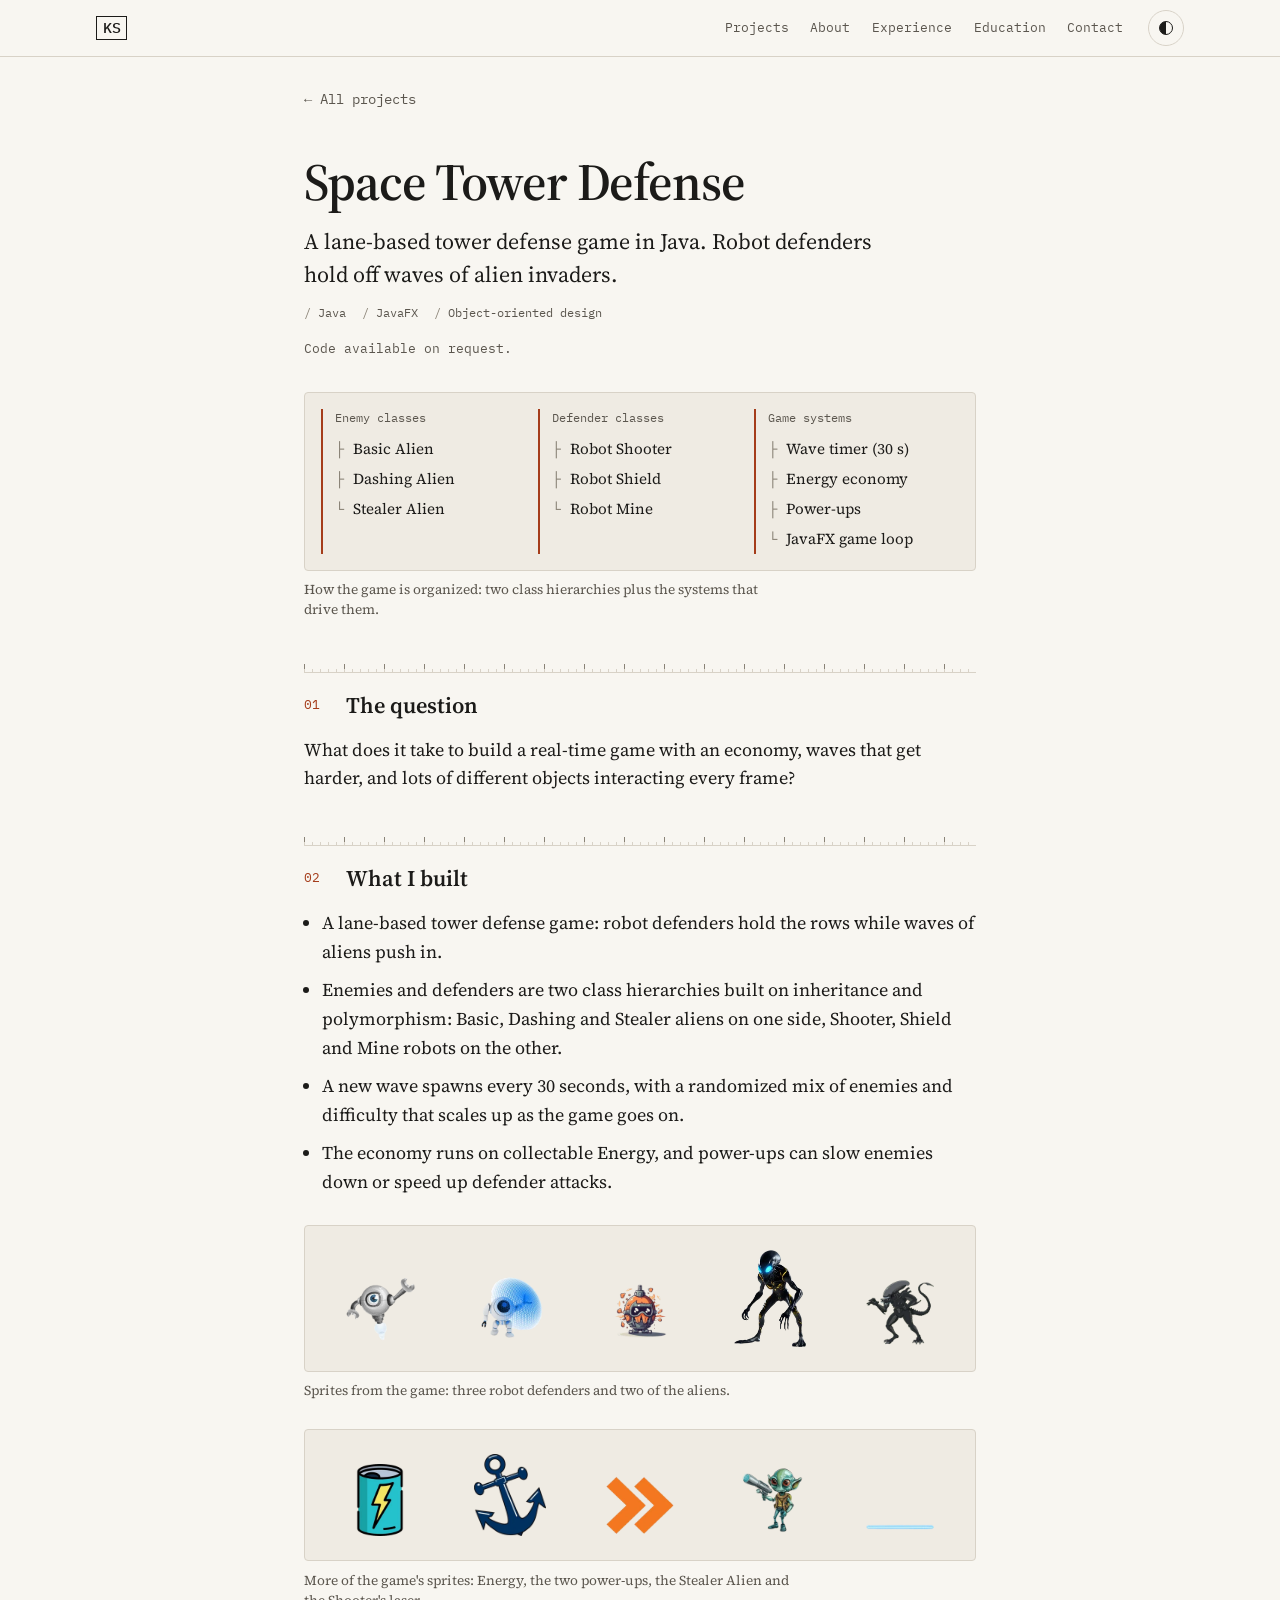
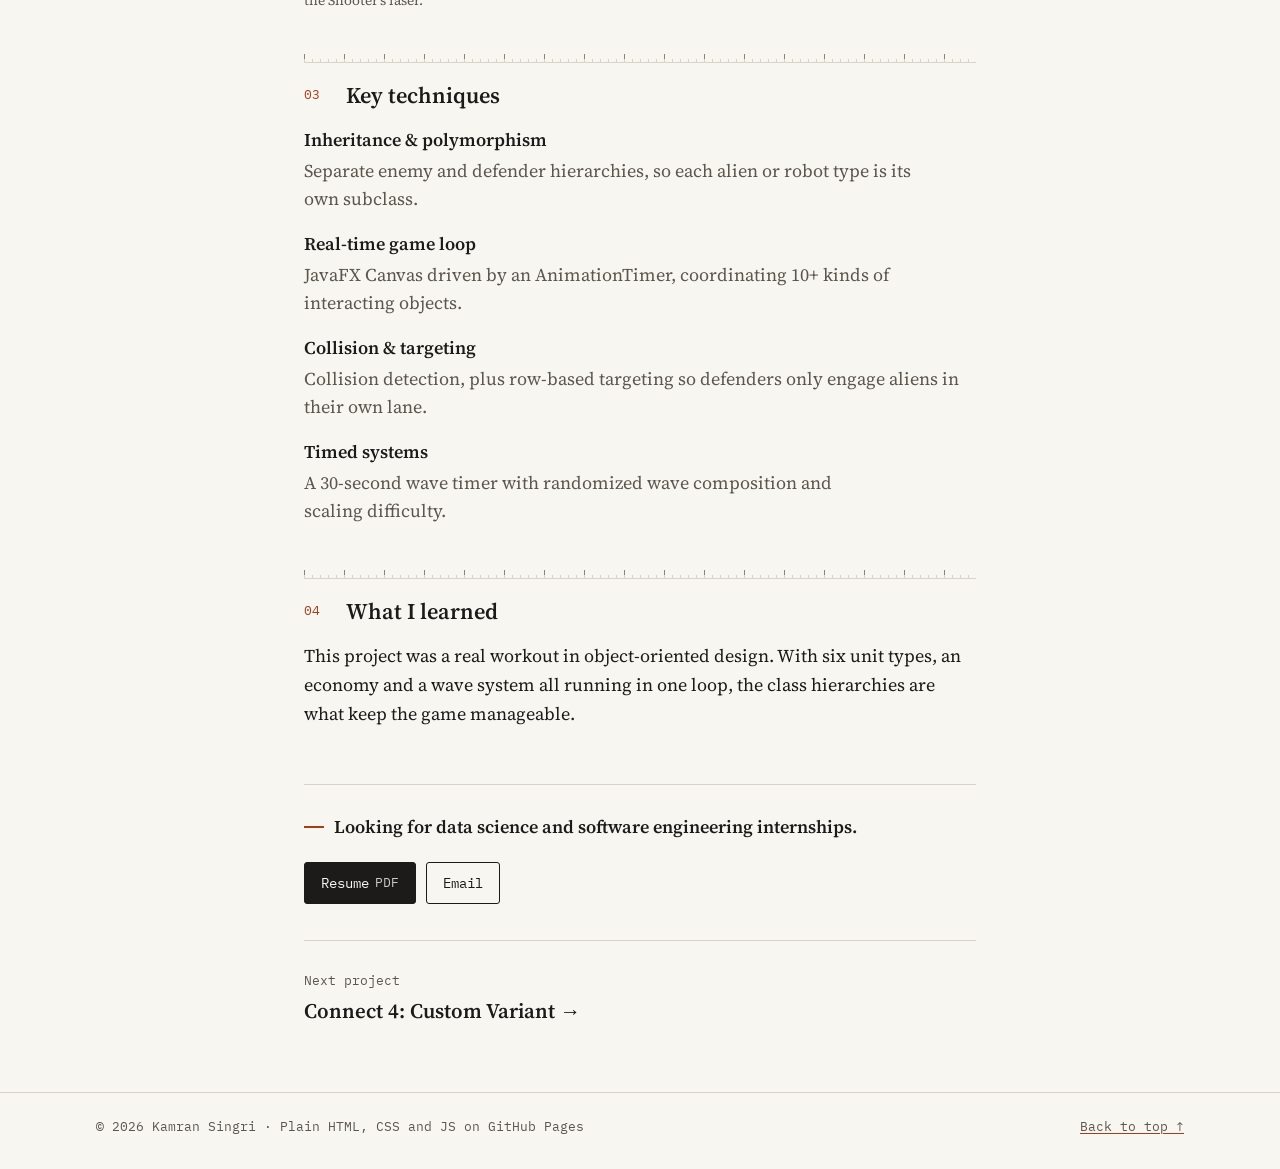
<file: projects/space-tower-defense.html>
<!doctype html>
<html lang="en">
<head>
<meta charset="utf-8">
<meta name="viewport" content="width=device-width, initial-scale=1">
<title>Space Tower Defense · Kamran Singri</title>
<meta name="description" content="A lane-based tower defense game in Java. Robot defenders hold off waves of alien invaders.">
<meta name="author" content="Kamran Singri">
<link rel="canonical" href="https://kamransingri.github.io/projects/space-tower-defense.html">
<meta property="og:type" content="article">
<meta property="og:title" content="Space Tower Defense · Kamran Singri">
<meta property="og:description" content="A lane-based tower defense game in Java. Robot defenders hold off waves of alien invaders.">
<meta property="og:url" content="https://kamransingri.github.io/projects/space-tower-defense.html">
<meta property="og:image" content="https://kamransingri.github.io/assets/og.png">
<meta name="twitter:card" content="summary_large_image">
<meta name="theme-color" content="#f8f6f1" media="(prefers-color-scheme: light)">
<meta name="theme-color" content="#161513" media="(prefers-color-scheme: dark)">
<link rel="icon" href="../favicon.svg" type="image/svg+xml">
<link rel="icon" href="../favicon-32.png" sizes="32x32" type="image/png">
<link rel="apple-touch-icon" href="../apple-touch-icon.png">
<link rel="preload" href="../assets/fonts/source-serif-4-var.woff2" as="font" type="font/woff2" crossorigin>
<link rel="stylesheet" href="../css/style.css">
<script>try{var t=localStorage.getItem("theme");if(t==="light"||t==="dark")document.documentElement.setAttribute("data-theme",t)}catch(e){}</script>
</head>
<body data-project="space-tower-defense">
<a class="skip" href="#main">Skip to content</a>
<header class="site-nav">
  <div class="nav-inner">
    <a class="brand mono" href="../index.html" aria-label="KS: Kamran Singri, home">KS</a>
    <nav aria-label="Site">
      <ul class="nav-links">
        <li><a href="../index.html#projects">Projects</a></li>
        <li><a href="../index.html#about">About</a></li>
        <li><a href="../index.html#experience">Experience</a></li>
        <li><a href="../index.html#education">Education</a></li>
        <li><a href="../index.html#contact">Contact</a></li>
      </ul>
    </nav>
    <button type="button" class="theme-toggle" aria-label="Switch to dark theme" hidden><span class="theme-icon" aria-hidden="true"></span></button>
  </div>
</header>
<main id="main" class="page">
  <article class="wrap" data-render="project"><!--r:project--><p class="crumb mono"><a href="../index.html#projects">← All projects</a></p><header class="page-head"><h1>Space Tower Defense</h1><p class="lede">A lane-based tower defense game in Java. Robot defenders hold off waves of alien invaders.</p><ul class="tags" aria-label="Tech"><li class="mono">Java</li><li class="mono">JavaFX</li><li class="mono">Object-oriented design</li></ul><p class="code-note mono">Code available on request.</p></header><div class="page-visual"><figure class="visual visual-diagram"><div class="diagram"><div class="dg"><p class="dg-label mono">Enemy classes</p><ul><li>Basic Alien</li><li>Dashing Alien</li><li>Stealer Alien</li></ul></div><div class="dg"><p class="dg-label mono">Defender classes</p><ul><li>Robot Shooter</li><li>Robot Shield</li><li>Robot Mine</li></ul></div><div class="dg"><p class="dg-label mono">Game systems</p><ul><li>Wave timer (30 s)</li><li>Energy economy</li><li>Power-ups</li><li>JavaFX game loop</li></ul></div></div><figcaption>How the game is organized: two class hierarchies plus the systems that drive them.</figcaption></figure></div><section aria-labelledby="q"><h2 id="q"><span class="sec-num mono">01</span>The question</h2><p>What does it take to build a real-time game with an economy, waves that get harder, and lots of different objects interacting every frame?</p></section><section aria-labelledby="b"><h2 id="b"><span class="sec-num mono">02</span>What I built</h2><ul class="bullets"><li>A lane-based tower defense game: robot defenders hold the rows while waves of aliens push in.</li><li>Enemies and defenders are two class hierarchies built on inheritance and polymorphism: Basic, Dashing and Stealer aliens on one side, Shooter, Shield and Mine robots on the other.</li><li>A new wave spawns every 30 seconds, with a randomized mix of enemies and difficulty that scales up as the game goes on.</li><li>The economy runs on collectable Energy, and power-ups can slow enemies down or speed up defender attacks.</li></ul><div class="extra"><figure class="visual visual-sprites"><div class="sprite-row"><img src="../assets/img/pvz/defenders/RobotShooter.webp" alt="Robot Shooter defender sprite" width="72" height="72" loading="lazy" decoding="async"><img src="../assets/img/pvz/defenders/RobotShield.webp" alt="Robot Shield defender sprite" width="72" height="72" loading="lazy" decoding="async"><img src="../assets/img/pvz/defenders/RobotMineActivated.webp" alt="Robot Mine defender sprite" width="72" height="72" loading="lazy" decoding="async"><img src="../assets/img/pvz/enemies/BasicAlien.webp" alt="Basic Alien enemy sprite" width="72" height="72" loading="lazy" decoding="async"><img src="../assets/img/pvz/enemies/DashingAlien.webp" alt="Dashing Alien enemy sprite" width="72" height="72" loading="lazy" decoding="async"></div><figcaption>Sprites from the game: three robot defenders and two of the aliens.</figcaption></figure></div><div class="extra"><figure class="visual visual-sprites"><div class="sprite-row"><img src="../assets/img/pvz/Energy.webp" alt="Energy pickup sprite" width="72" height="72" loading="lazy" decoding="async"><img src="../assets/img/pvz/PowerUpSlowDownEnemy.webp" alt="Slow-down-enemies power-up sprite" width="72" height="72" loading="lazy" decoding="async"><img src="../assets/img/pvz/PowerUpSpeedUpDefenderAttack.webp" alt="Speed-up-defenders power-up sprite" width="72" height="72" loading="lazy" decoding="async"><img src="../assets/img/pvz/enemies/StealerAlien.webp" alt="Stealer Alien sprite" width="72" height="72" loading="lazy" decoding="async"><img src="../assets/img/pvz/projectiles/RobotShooterLaser.webp" alt="Robot Shooter laser sprite" width="72" height="72" loading="lazy" decoding="async"></div><figcaption>More of the game's sprites: Energy, the two power-ups, the Stealer Alien and the Shooter's laser.</figcaption></figure></div></section><section aria-labelledby="t"><h2 id="t"><span class="sec-num mono">03</span>Key techniques</h2><dl class="techniques"><div><dt>Inheritance &amp; polymorphism</dt><dd>Separate enemy and defender hierarchies, so each alien or robot type is its own subclass.</dd></div><div><dt>Real-time game loop</dt><dd>JavaFX Canvas driven by an AnimationTimer, coordinating 10+ kinds of interacting objects.</dd></div><div><dt>Collision &amp; targeting</dt><dd>Collision detection, plus row-based targeting so defenders only engage aliens in their own lane.</dd></div><div><dt>Timed systems</dt><dd>A 30-second wave timer with randomized wave composition and scaling difficulty.</dd></div></dl></section><section aria-labelledby="l"><h2 id="l"><span class="sec-num mono">04</span>What I learned</h2><p>This project was a real workout in object-oriented design. With six unit types, an economy and a wave system all running in one loop, the class hierarchies are what keep the game manageable.</p></section><aside class="page-cta" aria-label="Contact"><p class="seeking">Looking for data science and software engineering internships.</p><ul class="link-row"><li><a class="btn btn-primary" href="../assets/resume.pdf">Resume <span class="mono small">PDF</span></a></li><li><a class="btn" href="mailto:kamransingri@gmail.com">Email</a></li></ul></aside><nav class="next" aria-label="Next project"><a href="connect-4-variant.html"><span class="mono small">Next project</span> <span>Connect 4: Custom Variant <span aria-hidden="true">→</span></span></a></nav><!--/r:project--></article>
</main>
<footer class="site-footer">
  <div class="wrap footer-inner">
    <p class="mono small">© 2026 Kamran Singri · Plain HTML, CSS and JS on GitHub Pages</p>
    <p class="mono small"><a href="#main">Back to top ↑</a></p>
  </div>
</footer>
<script src="../content/data.js"></script>
<script src="../js/render.js"></script>
<script src="../js/main.js"></script>
</body>
</html>
</file>
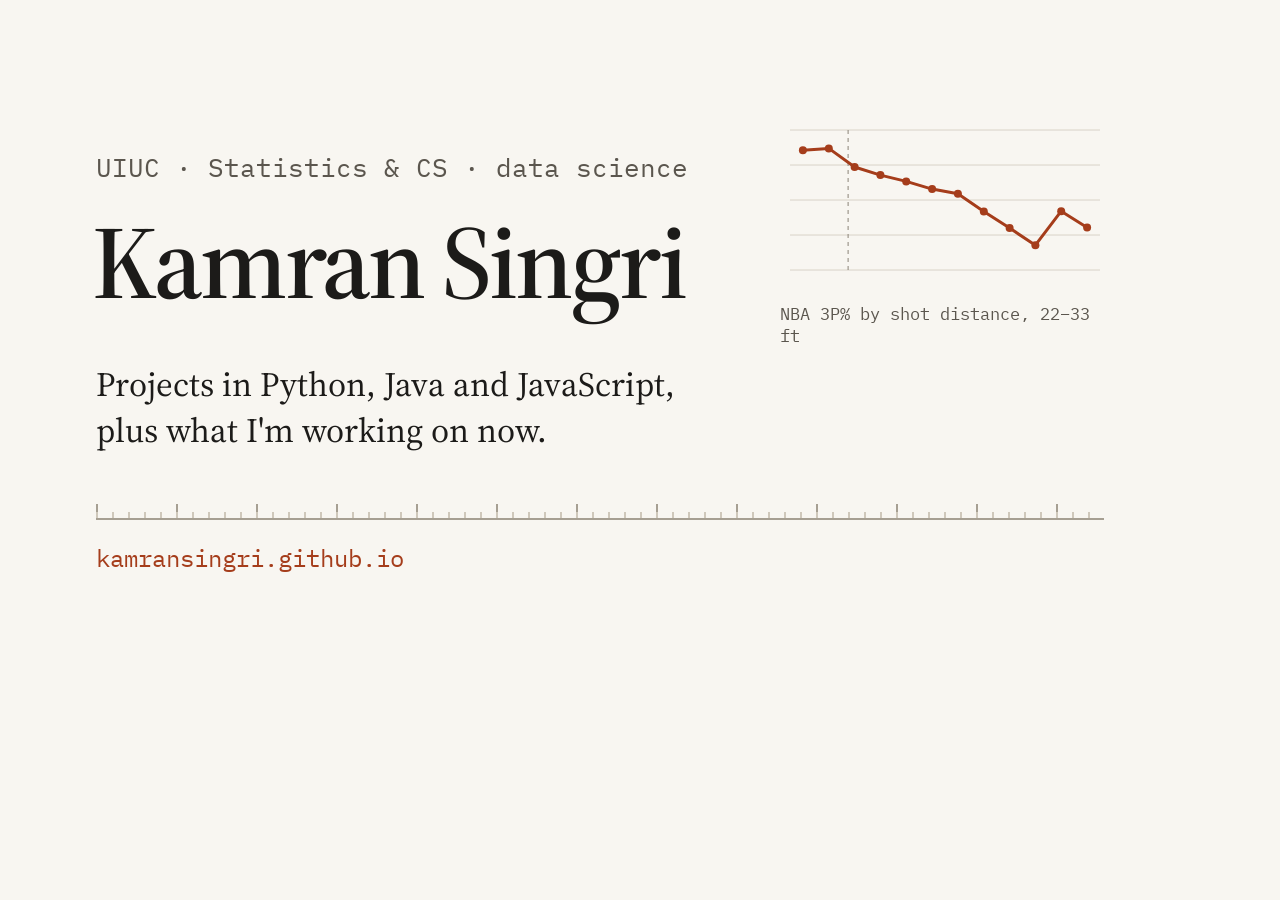
<file: tools/og.html>
<!doctype html><html><head><meta charset="utf-8"><style>
@font-face{font-family:S;src:url(../assets/fonts/source-serif-4-var.woff2);font-weight:400 700}
@font-face{font-family:M;src:url(../assets/fonts/plex-mono-400.woff2)}
html,body{margin:0}body{width:1200px;height:630px;background:#f8f6f1;color:#1c1b19;font-family:S;position:relative;overflow:hidden}
.k{font-family:M;font-size:26px;color:#5b564e;position:absolute;left:96px;top:150px}
h1{position:absolute;left:92px;top:190px;margin:0;font-size:104px;font-weight:600;letter-spacing:-3px}
.l{position:absolute;left:96px;top:362px;font-size:34px;max-width:620px;line-height:1.35}
.axis{position:absolute;left:96px;right:96px;bottom:110px;height:16px;
background:linear-gradient(#a69f92,#a69f92) left bottom/100% 2px no-repeat,repeating-linear-gradient(to right,#cfc8bb 0 2px,transparent 2px 16px) left bottom/100% 8px no-repeat,repeating-linear-gradient(to right,#a69f92 0 2px,transparent 2px 80px) left bottom/100% 16px no-repeat}
.u{position:absolute;left:96px;bottom:56px;font-family:M;font-size:24px;color:#a53d1b}
.chart{position:absolute;right:90px;top:120px;width:330px}.chart p{font-family:M;font-size:17px;color:#5b564e;margin:8px 0 0}
</style></head><body><div class="chart"><svg class="spark" viewBox="0 0 330 170" width="330" height="170"><line x1="10" x2="320" y1="150.0" y2="150.0" stroke="#d8d2c7"/><line x1="10" x2="320" y1="115.0" y2="115.0" stroke="#d8d2c7"/><line x1="10" x2="320" y1="80.0" y2="80.0" stroke="#d8d2c7"/><line x1="10" x2="320" y1="45.0" y2="45.0" stroke="#d8d2c7"/><line x1="10" x2="320" y1="10.0" y2="10.0" stroke="#d8d2c7"/><line x1="68.1" x2="68.1" y1="10" y2="150" stroke="#8a8377" stroke-dasharray="4 4"/><path d="M22.9,30.3L48.8,28.4L74.6,47.0L100.4,55.1L126.2,61.4L152.1,69.1L177.9,73.8L203.8,91.5L229.6,108.1L255.4,125.2L281.2,91.2L307.1,107.5" fill="none" stroke="#a53d1b" stroke-width="3" stroke-linejoin="round"/><circle cx="22.9" cy="30.3" r="4" fill="#a53d1b"/><circle cx="48.8" cy="28.4" r="4" fill="#a53d1b"/><circle cx="74.6" cy="47.0" r="4" fill="#a53d1b"/><circle cx="100.4" cy="55.1" r="4" fill="#a53d1b"/><circle cx="126.2" cy="61.4" r="4" fill="#a53d1b"/><circle cx="152.1" cy="69.1" r="4" fill="#a53d1b"/><circle cx="177.9" cy="73.8" r="4" fill="#a53d1b"/><circle cx="203.8" cy="91.5" r="4" fill="#a53d1b"/><circle cx="229.6" cy="108.1" r="4" fill="#a53d1b"/><circle cx="255.4" cy="125.2" r="4" fill="#a53d1b"/><circle cx="281.2" cy="91.2" r="4" fill="#a53d1b"/><circle cx="307.1" cy="107.5" r="4" fill="#a53d1b"/></svg><p>NBA 3P% by shot distance, 22–33 ft</p></div><div class="k">UIUC · Statistics &amp; CS · data science</div><h1>Kamran Singri</h1>
<div class="l">Projects in Python, Java and JavaScript, plus what I'm working on now.</div><div class="axis"></div><div class="u">kamransingri.github.io</div></body></html>
</file>
<file: css/style.css>
/* ==========================================================
   Kamran Singri: site styles
   Tokens first; everything else uses them.
   ========================================================== */

@font-face {
  font-family: "Source Serif 4";
  src: url("../assets/fonts/source-serif-4-var.woff2") format("woff2");
  font-weight: 400 700;
  font-style: normal;
  font-display: swap;
}
@font-face {
  font-family: "IBM Plex Mono";
  src: url("../assets/fonts/plex-mono-400.woff2") format("woff2");
  font-weight: 400;
  font-style: normal;
  font-display: swap;
}
@font-face {
  font-family: "IBM Plex Mono";
  src: url("../assets/fonts/plex-mono-500.woff2") format("woff2");
  font-weight: 500;
  font-style: normal;
  font-display: swap;
}

:root {
  color-scheme: light;
  --bg: #f8f6f1;
  --surface: #efebe3;
  --text: #1c1b19;
  --muted: #5b564e;
  --rule: #d8d2c7;
  --tick: #8a8377;
  --accent: #a53d1b;          /* "red pen" vermilion */
  --accent-ink: #ffffff;
  --accent-soft: rgba(165, 61, 27, 0.1);
  --focus: #a53d1b;
  --sprite-tray: #efebe3;     /* the game sprites were drawn for a light ground */

  --serif: "Source Serif 4", "Iowan Old Style", "Charter", Georgia, serif;
  --mono: "IBM Plex Mono", ui-monospace, "SFMono-Regular", Menlo, Consolas, monospace;

  --measure: 42rem;           /* ~70 characters of body text */
  --wide: 68rem;
  --gutter: clamp(1rem, 4vw, 2rem);
  --nav-h: 3.5rem;
}

@media (prefers-color-scheme: dark) {
  :root:not([data-theme="light"]) {
    color-scheme: dark;
    --bg: #161513;
    --surface: #201e1b;
    --text: #ebe7df;
    --muted: #a9a297;
    --rule: #37342f;
    --tick: #756e64;
    --accent: #f0906e;
    --accent-ink: #161513;
    --accent-soft: rgba(240, 144, 110, 0.12);
    --focus: #f0906e;
    --sprite-tray: #c9c3b8;   /* still light enough for the dark sprites, without the glare */
  }
}
:root[data-theme="dark"] {
  color-scheme: dark;
  --bg: #161513;
  --surface: #201e1b;
  --text: #ebe7df;
  --muted: #a9a297;
  --rule: #37342f;
  --tick: #756e64;
  --accent: #f0906e;
  --accent-ink: #161513;
  --accent-soft: rgba(240, 144, 110, 0.12);
  --focus: #f0906e;
  --sprite-tray: #c9c3b8;
}

/* ---------- Base ---------- */
*, *::before, *::after { box-sizing: border-box; }
html {
  -webkit-text-size-adjust: 100%;
  scroll-padding-top: calc(var(--nav-h) + 1rem);
}
@media (prefers-reduced-motion: no-preference) {
  html { scroll-behavior: smooth; }
}
body {
  margin: 0;
  background: var(--bg);
  color: var(--text);
  font-family: var(--serif);
  font-size: 1.125rem;
  line-height: 1.6;
  font-optical-sizing: auto;
  text-rendering: optimizeLegibility;
}
img, svg { max-width: 100%; height: auto; display: block; }
a { color: inherit; text-decoration-color: var(--accent); text-decoration-thickness: 1px; text-underline-offset: 0.18em; }
a:hover { color: var(--accent); }
p { margin: 0 0 1em; }
h1, h2, h3, h4 { line-height: 1.2; margin: 0; font-weight: 600; }
ul, ol { margin: 0; padding: 0; }
code { font-family: var(--mono); font-size: 0.85em; background: var(--surface); padding: 0.1em 0.35em; border-radius: 3px; }
:focus-visible { outline: 2px solid var(--focus); outline-offset: 3px; border-radius: 2px; }

/* No one-word last lines in body copy; headings break evenly */
p, li, dd, figcaption { text-wrap: pretty; }
h1, h2, h3, h4 { text-wrap: balance; }
/* Browser surfaces in the site's own colors */
::selection { background: color-mix(in srgb, var(--accent) 28%, var(--bg)); color: var(--text); }
.table-wrap, .code-excerpt { scrollbar-color: var(--tick) transparent; }
.data-table table { font-variant-numeric: tabular-nums; }

.mono { font-family: var(--mono); letter-spacing: 0; }
.small { font-size: 0.8rem; }
.muted { color: var(--muted); }
[hidden] { display: none !important; }

.skip {
  position: absolute; left: 1rem; top: -3rem; z-index: 100;
  background: var(--text); color: var(--bg); padding: 0.5rem 0.9rem; font-family: var(--mono); font-size: 0.85rem;
}
.skip:focus { top: 0.75rem; }

/* One left edge for the whole page; text blocks are capped at ~70 characters inside it. */
.wrap { max-width: calc(var(--wide) + 2 * var(--gutter)); margin: 0 auto; padding: 0 var(--gutter); }
.prose, .timeline, .edu, .acts, .skills, .contact p, .lede, .page article > * { max-width: var(--measure); }
.page .wrap { max-width: calc(var(--measure) + 2 * var(--gutter)); }

/* ---------- Nav ---------- */
.site-nav {
  position: sticky; top: 0; z-index: 50;
  background: color-mix(in srgb, var(--bg) 92%, transparent);
  border-bottom: 1px solid var(--rule);
  -webkit-backdrop-filter: saturate(1.2) blur(6px);
  backdrop-filter: saturate(1.2) blur(6px);
}
.nav-inner {
  max-width: calc(var(--wide) + 2 * var(--gutter)); margin: 0 auto; padding: 0 var(--gutter);
  height: var(--nav-h); display: flex; align-items: center; gap: 1rem;
}
.brand { font-weight: 500; text-decoration: none; font-size: 0.95rem; border: 1px solid var(--text); padding: 0.1rem 0.35rem; line-height: 1.3; }
.brand:hover { border-color: var(--accent); }
.site-nav nav { margin-left: auto; min-width: 0; overflow-x: auto; scrollbar-width: none; }
@media (max-width: 720px) {
  /* A fixed-width fade hints the strip scrolls; the trailing spacer is wider than the fade,
     so the last link ("Contact") clears it when the strip is scrolled to the end.
     (Padding on a flex scroller doesn't extend its scroll width in every browser; a spacer does.) */
  .site-nav nav { -webkit-mask-image: linear-gradient(to right, #000 calc(100% - 2rem), transparent); mask-image: linear-gradient(to right, #000 calc(100% - 2rem), transparent); }
  .nav-links::after { content: ""; flex: 0 0 2.5rem; }
}
.site-nav nav::-webkit-scrollbar { display: none; }
.nav-links { list-style: none; display: flex; gap: 0.25rem; }
.nav-links a {
  display: block; padding: 0.4rem 0.55rem; font-family: var(--mono); font-size: 0.8rem;
  text-decoration: none; color: var(--muted); white-space: nowrap; border-radius: 3px;
}
.nav-links a:hover { color: var(--text); }
.nav-links a[aria-current] { color: var(--text); box-shadow: inset 0 -2px 0 var(--accent); border-radius: 0; }
.theme-toggle {
  flex: none; width: 2.25rem; height: 2.25rem; display: grid; place-items: center;
  background: none; border: 1px solid var(--rule); border-radius: 50%; color: var(--text); cursor: pointer;
}
.theme-toggle:hover { border-color: var(--text); }
.theme-icon { width: 0.9rem; height: 0.9rem; border-radius: 50%; border: 1.5px solid currentColor; background: linear-gradient(90deg, currentColor 50%, transparent 50%); }

/* ---------- Signature: section rules drawn as an axis with tick marks ---------- */
.section { padding: clamp(3rem, 7vw, 5rem) 0 0; }
.section > .wrap::before {
  content: ""; display: block; height: 9px; margin-bottom: 1.75rem;
  background:
    linear-gradient(var(--rule), var(--rule)) left bottom / 100% 1px no-repeat,
    repeating-linear-gradient(to right, var(--rule) 0 1px, transparent 1px 8px) left bottom / 100% 4px no-repeat,
    repeating-linear-gradient(to right, var(--tick) 0 1px, transparent 1px 40px) left bottom / 100% 9px no-repeat;
}
.section h2 { font-size: clamp(1.5rem, 3vw, 1.85rem); margin-bottom: 1.5rem; letter-spacing: -0.01em; }
.sec-num { display: inline-block; min-width: 2.6rem; font-size: 0.8rem; font-weight: 400; color: var(--accent); vertical-align: 0.3em; }
/* Sub-heading inside a section (Other projects, Leadership & activities) */
.section .h-sub { margin: 3.5rem 0 1.25rem; font-size: 1.35rem; letter-spacing: -0.01em; }

/* ---------- Intro ---------- */
.intro { padding: clamp(3rem, 9vw, 6rem) 0 clamp(1rem, 3vw, 2rem); }
.intro h1 { font-size: clamp(2.75rem, 8vw, 4.5rem); letter-spacing: -0.025em; font-weight: 600; margin-bottom: 0.9rem; }
/* The at-a-glance facts a recruiter screens on, right under the name */
.creds { list-style: none; display: flex; flex-wrap: wrap; gap: 0.2rem 0; margin: 0 0 1.5rem; font-size: 0.85rem; color: var(--muted); }
.creds li { white-space: nowrap; }
/* Separator rides at the end of each item, so a wrapped line never starts with a dot */
.creds li:not(:last-child)::after { content: "·"; padding: 0 0.6em; color: var(--tick); }
.lede { font-size: clamp(1.2rem, 2.2vw, 1.375rem); line-height: 1.5; max-width: 36rem; }
/* The ask, led by a short red-pen tick so it reads as the point of the page */
.seeking { font-weight: 600; margin: 0; max-width: 36rem; }
.seeking::before {
  content: ""; display: inline-block; width: 1.25rem; height: 2px; margin-right: 0.6rem;
  background: var(--accent); vertical-align: 0.3em;
}
.link-row { list-style: none; display: flex; flex-wrap: wrap; gap: 0.6rem; margin-top: 1.75rem; }
.link-row.plain { gap: 1.25rem; margin-top: 1rem; font-family: var(--mono); font-size: 0.875rem; }

.btn {
  display: inline-flex; align-items: center; gap: 0.4rem; min-height: 2.6rem;
  padding: 0.45rem 1rem; border: 1px solid var(--text); border-radius: 3px; background: transparent;
  font-family: var(--mono); font-size: 0.85rem; color: var(--text); text-decoration: none; cursor: pointer; line-height: 1.2;
}
.btn:hover { border-color: var(--accent); color: var(--accent); }
.btn-primary { background: var(--text); color: var(--bg); }
.btn-primary:hover { background: var(--accent); border-color: var(--accent); color: var(--accent-ink); }
.btn-primary .small { opacity: 0.8; }
.btn-small { min-height: 2.25rem; padding: 0.25rem 0.75rem; font-size: 0.8rem; }

/* ---------- Prose ---------- */
.prose p { max-width: var(--measure); }

/* ---------- Timeline (vertical axis with ticks) ---------- */
/* Experience shares the date-column layout used by Activities and Education (below) */
.tl-when { font-size: 0.8rem; color: var(--muted); margin: 0 0 0.25rem; }
.tl-body h3, .acts h4, .edu h3 { font-size: 1.2rem; margin-bottom: 0.15rem; }
.at { font-weight: 400; color: var(--muted); }
.meta { font-size: 0.8rem; color: var(--muted); margin-bottom: 0.6rem; }
.edu .meta { font-family: var(--serif); font-size: 1.05rem; color: var(--text); margin-bottom: 0.25rem; }

details.more { margin-top: -0.25rem; }
details.more summary {
  display: inline-flex; align-items: center; gap: 0.4rem; cursor: pointer; list-style: none;
  font-family: var(--mono); font-size: 0.8rem; color: var(--accent); padding: 0.35rem 0;
}
details.more summary::-webkit-details-marker { display: none; }
details.more summary::before { content: "+"; display: inline-block; width: 1ch; }
details.more[open] summary::before { content: "−"; }
details.more ul { margin: 0.5rem 0 0; padding-left: 1.1rem; }
details.more li { margin-bottom: 0.35rem; }

/* ---------- Projects ---------- */
.project {
  display: grid; gap: 1.5rem; padding: 2.25rem 0; border-top: 1px solid var(--rule);
}
.project:first-child { border-top: 0; padding-top: 0.5rem; }
@media (min-width: 880px) {
  .project { grid-template-columns: minmax(0, 1fr) minmax(0, 1.05fr); gap: 3rem; align-items: start; }
  /* A featured project without a visual yet (Simmer) reads as one text column, not half a row */
  .project.no-visual { grid-template-columns: minmax(0, 1fr); }
}
.project.no-visual .project-text { max-width: var(--measure); }
.idx { font-size: 0.8rem; color: var(--muted); margin-bottom: 0.5rem; }
.project h3 { font-size: clamp(1.4rem, 2.6vw, 1.7rem); margin-bottom: 0.6rem; letter-spacing: -0.01em; }
.project h3 a { text-decoration: none; }
.project h3 a:hover { text-decoration: underline; }
.status { display: inline-block; vertical-align: 0.35em; margin-left: 0.4rem; font-size: 0.7rem; font-weight: 400; padding: 0.1rem 0.45rem; border: 1px solid var(--accent); color: var(--accent); border-radius: 3px; letter-spacing: 0; }
.tags { list-style: none; display: flex; flex-wrap: wrap; gap: 0.35rem 1rem; margin: 0.5rem 0 1rem; }
.tags li { font-size: 0.78rem; color: var(--muted); }
.tags li::before { content: "/ "; color: var(--tick); }
.project-links { list-style: none; display: flex; flex-wrap: wrap; gap: 0.4rem 1.25rem; font-family: var(--mono); font-size: 0.85rem; }
.project-links a { color: var(--accent); text-decoration: none; display: inline-block; padding: 0.3rem 0; }
.project-links a:hover { text-decoration: underline; }

.visual { margin: 0; }
.visual figcaption { font-size: 0.85rem; color: var(--muted); margin-top: 0.6rem; line-height: 1.45; max-width: 72ch; }
.visual-sprites .sprite-row, .visual-image img, .chart-wrap, .board {
  background: var(--surface); border: 1px solid var(--rule); border-radius: 4px;
}
.visual-sprites .sprite-row { display: flex; flex-wrap: wrap; justify-content: space-around; align-items: end; gap: 0.75rem; padding: 1.5rem 1rem; }
.visual-sprites img { width: clamp(44px, 9vw, 72px); height: auto; image-rendering: auto; }
.visual-image img { width: 100%; height: auto; }
.visual-image .zoom { display: block; cursor: zoom-in; }
.visual-image .zoom img { background: #fff; }

.board { display: grid; grid-template-columns: repeat(7, 1fr); gap: 5px; padding: 0.9rem; max-width: 24rem; }
.cell {
  display: grid; place-items: center; aspect-ratio: 1; border-radius: 50%; border: 1px solid var(--rule); background: var(--bg);
  font-family: var(--mono); font-size: clamp(0.6rem, 1.6vw, 0.8rem); color: var(--muted);
}
.cell.own { background: var(--muted); border-color: var(--muted); }
.cell.opp { background: var(--bg); border-color: var(--tick); border-width: 2px; }
.cell.g { border-color: var(--accent); border-width: 2px; color: var(--text); background: color-mix(in srgb, var(--accent) calc(42% - var(--g) * 5%), var(--bg)); }
.cell.inf { background: var(--accent); border-color: var(--accent); color: var(--accent-ink); }

/* Chart */
/* Keyboard hint, shown only once focus is inside the chart (that is when it is needed) */
.chart-hint { display: none; font-size: 0.75rem; color: var(--muted); margin: 0.4rem 0 0; }
.chart-wrap:focus-within + .chart-hint { display: block; }
.chart-takeaway { font-weight: 600; font-size: 1.05rem; line-height: 1.35; margin: 0 0 0.6rem; }
.chart-wrap { position: relative; padding: 0.5rem 0.25rem 0.25rem; }
.chart { width: 100%; height: auto; overflow: visible; font-family: var(--mono); }
.chart-wrap .chart { max-width: none; }
.chart .grid { stroke: var(--rule); stroke-width: 1; }
.chart .tick { fill: var(--muted); font-size: 11px; }
.chart .axis-label { fill: var(--muted); font-size: 11px; }
.chart .ref { stroke: var(--tick); stroke-width: 1; stroke-dasharray: 3 3; }
.chart .ref-label { fill: var(--muted); font-size: 11px; }
.chart .err { stroke: var(--accent); stroke-opacity: 0.4; stroke-width: 2; stroke-linecap: round; }
.chart .line { fill: none; stroke: var(--accent); stroke-width: 2; stroke-linejoin: round; stroke-linecap: round; }
.chart .dot { fill: var(--accent); stroke: var(--surface); stroke-width: 2; }
.chart .hit { fill: transparent; }
.chart .pt { cursor: default; outline: none; }
.chart .pt:hover .dot, .chart .pt:focus .dot, .chart .pt.on .dot { r: 6.5; }
.chart .pt:focus-visible .hit { stroke: var(--focus); stroke-width: 2; }
.chart .direct { fill: var(--text); font-size: 12px; font-weight: 500; }
/* Expected-points chart: worth 4 (the argument) in the red pen, worth 3 in pencil grey */
.chart .line.as3 { stroke: var(--muted); stroke-width: 1.5; }
.chart .dot.as3 { fill: var(--muted); }
.chart .err.as3 { stroke: var(--muted); stroke-opacity: 0.45; }
.chart .ref.four { stroke: var(--accent); stroke-dasharray: none; stroke-opacity: 0.7; }
.chart .ref-label.four, .chart .direct.as4 { fill: var(--accent); }
.chart .direct.as3 { fill: var(--muted); }
.chart .direct.as3, .chart .direct.as4 { font-size: 11px; }
.tip {
  position: absolute; pointer-events: none; transform: translate(-50%, -100%);
  background: var(--text); color: var(--bg); font-family: var(--mono); font-size: 0.75rem; line-height: 1.3;
  padding: 0.35rem 0.55rem; border-radius: 3px; white-space: nowrap;
}
.data-table { margin-top: 0.5rem; }
.data-table summary { cursor: pointer; font-family: var(--mono); font-size: 0.8rem; color: var(--accent); padding: 0.3rem 0; }
.table-wrap { overflow-x: auto; }
.data-table table { border-collapse: collapse; width: 100%; font-family: var(--mono); font-size: 0.8rem; margin-top: 0.5rem; }
.data-table th, .data-table td { text-align: right; padding: 0.3rem 0.6rem; border-bottom: 1px solid var(--rule); }
.data-table th:first-child, .data-table td:first-child { text-align: left; }
.data-table th { color: var(--muted); font-weight: 500; }

/* Other projects */
.others { list-style: none; display: grid; gap: 0; }
.other { padding: 1.25rem 0; border-top: 1px solid var(--rule); max-width: var(--measure); }
.other:first-child { border-top: 0; padding-top: 0; }
.other h4 { font-size: 1.15rem; margin-bottom: 0.35rem; }
.other p { margin-bottom: 0.4rem; }
.other .muted { font-size: 0.98rem; }
@media (min-width: 880px) {
  /* Fits however many other projects there are, without leaving an empty column */
  .others { grid-template-columns: repeat(auto-fit, minmax(16rem, 1fr)); gap: 2.5rem; }
  .other, .other:first-child { border-top: 1px solid var(--rule); padding-top: 1.25rem; }
}

/* ---------- Education, skills, activities ---------- */
.timeline, .edu, .acts { list-style: none; display: grid; gap: 1.75rem; }
.tl-item, .edu li, .acts li { display: grid; gap: 0.15rem; }
@media (min-width: 640px) {
  .tl-item, .edu li, .acts li { grid-template-columns: 9.5rem minmax(0, 1fr); gap: 1.25rem; }
  .tl-item .tl-when, .edu .tl-when, .acts .tl-when { padding-top: 0.3rem; }
}
.edu .muted { margin-bottom: 0.2rem; font-size: 1rem; }
.acts p { margin-bottom: 0; }
.skills { margin: 2.5rem 0 0; display: grid; gap: 0.75rem; padding-top: 1.5rem; border-top: 1px solid var(--rule); }
.skills div { display: grid; gap: 0.1rem; }
@media (min-width: 640px) { .skills div { grid-template-columns: 9.5rem minmax(0, 1fr); gap: 1.25rem; } }
.skills dt { font-size: 0.8rem; color: var(--muted); padding-top: 0.2rem; }
.skills dd { margin: 0; }
/* Education and skills share one compact band on wide screens */
@media (min-width: 880px) {
  .edu-band { display: grid; grid-template-columns: minmax(0, 1.35fr) minmax(0, 1fr); gap: 3.5rem; align-items: start; }
  .edu-band .skills { margin: 0; padding: 0 0 0 1.75rem; border-top: 0; border-left: 1px solid var(--rule); gap: 1.1rem; }
  .edu-band .skills div { grid-template-columns: 1fr; gap: 0.1rem; }
}

/* ---------- Contact & footer ---------- */
.contact { padding-bottom: clamp(3rem, 8vw, 5rem); }
.contact h2 { font-size: clamp(1.75rem, 4vw, 2.25rem); }
.email-line { display: flex; flex-wrap: wrap; align-items: center; gap: 0.75rem; margin: 1.5rem 0 0.5rem; }
.email { font-size: clamp(1rem, 3.6vw, 1.25rem); color: var(--accent); text-decoration: none; border-bottom: 1px solid var(--accent); overflow-wrap: anywhere; }
.email:hover { border-bottom-width: 2px; }
.copied { font-size: 0.8rem; color: var(--muted); min-width: 4rem; }
.site-footer { border-top: 1px solid var(--rule); padding: 1.5rem 0 2rem; }
.footer-inner { display: flex; flex-wrap: wrap; justify-content: space-between; gap: 0.5rem; max-width: calc(var(--wide) + 2 * var(--gutter)); }
.footer-inner p { margin: 0; color: var(--muted); }
.footer-inner a { color: var(--muted); }

/* ---------- Project pages ---------- */
.page { padding: 2rem 0 4rem; }
.crumb { font-size: 0.85rem; margin: 0 0 2.5rem; }
.crumb a { color: var(--muted); text-decoration: none; }
.crumb a:hover { color: var(--accent); }
.page-head h1 { font-size: clamp(2.25rem, 6vw, 3.25rem); letter-spacing: -0.02em; margin-bottom: 0.75rem; }
/* Context line under a page title (team, dates), same role as the homepage's at-a-glance line */
.page-meta { font-size: 0.85rem; color: var(--muted); margin: 0 0 1.25rem; }
.page-head .lede { margin-bottom: 0.75rem; }
.code-note { font-size: 0.8rem; color: var(--muted); margin: 0.25rem 0 0; }
.page-links { margin-top: 1rem; }
/* The ask at the end of every write-up */
.page-cta { margin-top: 3.5rem; padding-top: 1.75rem; border-top: 1px solid var(--rule); }
.page-cta .link-row { margin-top: 1.25rem; }
.page-cta + .next { margin-top: 2.25rem; }
.page-visual { margin: 2rem 0 0.5rem; }
.page section { margin-top: 2.75rem; }
.page section::before {
  content: ""; display: block; height: 9px; margin-bottom: 1.25rem;
  background:
    linear-gradient(var(--rule), var(--rule)) left bottom / 100% 1px no-repeat,
    repeating-linear-gradient(to right, var(--rule) 0 1px, transparent 1px 8px) left bottom / 100% 4px no-repeat,
    repeating-linear-gradient(to right, var(--tick) 0 1px, transparent 1px 40px) left bottom / 100% 9px no-repeat;
}
.page h2 { font-size: 1.4rem; margin-bottom: 1rem; }
.bullets { padding-left: 1.1rem; }
.bullets li { margin-bottom: 0.6rem; }
.techniques { margin: 0; display: grid; gap: 1rem; }
.techniques dt { font-weight: 600; }
.techniques dd { margin: 0.1rem 0 0; color: var(--muted); }
.next { margin-top: 3.5rem; padding-top: 1.5rem; border-top: 1px solid var(--rule); }
.next a { display: inline-flex; flex-direction: column; gap: 0.2rem; text-decoration: none; font-size: 1.3rem; font-weight: 600; }
.next .small { color: var(--muted); font-weight: 400; }
.extra { margin-top: 1.75rem; }
.code-file { font-size: 0.75rem; color: var(--muted); margin: 0 0 0.35rem; }
.diagram { display: grid; gap: 0.75rem; background: var(--surface); border: 1px solid var(--rule); border-radius: 4px; padding: 1rem; }
@media (min-width: 560px) { .diagram { grid-template-columns: repeat(3, minmax(0, 1fr)); } }
.dg { border-left: 2px solid var(--accent); padding-left: 0.75rem; }
.dg-label { font-size: 0.72rem; color: var(--muted); margin: 0 0 0.4rem; }
.dg ul { list-style: none; }
.dg li { font-size: 0.95rem; padding: 0.15rem 0; }
/* In a homepage project card the diagram gets columns by the card's own width, not the
   viewport's: three when they fit unwrapped, two on narrow cards, one on the smallest. */
.project-visual { container-type: inline-size; }
.project-visual .diagram { gap: 0.75rem 1rem; grid-template-columns: minmax(0, 1fr); }
.project-visual .dg li { font-size: 0.875rem; white-space: nowrap; }
@container (min-width: 23rem) { .project-visual .diagram { grid-template-columns: repeat(2, minmax(0, 1fr)); } }
@container (min-width: 33rem) { .project-visual .diagram { grid-template-columns: repeat(3, minmax(0, 1fr)); } }
.dg li::before { content: "├ "; font-family: var(--mono); color: var(--tick); }
.dg li:last-child::before { content: "└ "; }
.code-excerpt { margin: 0; background: var(--surface); border: 1px solid var(--rule); border-radius: 4px; padding: 1rem; overflow-x: auto; font-size: 0.8rem; line-height: 1.55; }
.code-excerpt code { background: none; padding: 0; font-size: inherit; }

/* ---------- Motion ---------- */
@media (prefers-reduced-motion: reduce) {
  *, *::before, *::after { transition: none !important; animation: none !important; scroll-behavior: auto !important; }
}

/* Sprites were drawn for a light background, so their tray stays light; dark mode dims it. */
.visual-sprites .sprite-row { background: var(--sprite-tray); border-color: var(--rule); }

/* ---------- Touch: every control gets a 44px target; mouse layouts stay as drawn ---------- */
@media (pointer: coarse) {
  .nav-links a { padding-block: 0.75rem; }
  .theme-toggle { width: 2.75rem; height: 2.75rem; }
  .btn, .btn-small { min-height: 2.75rem; }
  .project-links a { padding-block: 0.7rem; }
  .link-row.plain a, .footer-inner a, .crumb a { display: inline-block; padding-block: 0.75rem; }
  details.more summary, .data-table summary { min-height: 2.75rem; display: flex; align-items: center; }
  /* Small visible marks that keep their look: widen only the hit area */
  .brand, .email { position: relative; }
  .brand::after { content: ""; position: absolute; inset: -0.7rem; }
  .email::after { content: ""; position: absolute; inset: -0.55rem 0; }
}

/* Phones: the four hero links sit as an even 2×2 block instead of 3 + 1 orphan */
@media (max-width: 30rem) {
  .intro .link-row { display: grid; grid-template-columns: repeat(2, minmax(0, 1fr)); }
  .intro .link-row .btn { width: 100%; justify-content: center; }
}

/* ---------- Print: a clean, resume-like printout ---------- */
@media print {
  :root, :root[data-theme="dark"] {
    --bg: #fff; --surface: #fff; --text: #000; --muted: #333; --rule: #bbb; --tick: #888; --accent: #000; --accent-ink: #fff;
  }
  @page { margin: 1.6cm 1.8cm; }
  html { scroll-padding-top: 0; }
  body { font-size: 10.5pt; line-height: 1.45; background: #fff; color: #000; }
  .site-nav, .skip, .theme-toggle, .copy, .copied, .data-table, .project-visual,
  .project-links, .site-footer p:last-child, .link-row.plain, details.more summary { display: none !important; }
  .intro { padding: 0 0 0.5cm; }
  .intro h1 { font-size: 26pt; margin-bottom: 0.2cm; }
  .lede { font-size: 11.5pt; }
  .creds { margin-bottom: 0.25cm; }
  .seeking::before { display: none; }
  .edu-band { display: block; }
  .edu-band .skills { border: 0; padding: 0.3cm 0 0; }
  .link-row { margin-top: 0.3cm; gap: 0.3cm 0.6cm; }
  .btn, .btn-primary { border: 0; padding: 0; min-height: 0; background: none; color: #000; font-size: 9pt; }
  .btn[href^="http"]::after { content: " " attr(href); color: #333; }
  h1, h2, h3, .sec-num { break-after: avoid; page-break-after: avoid; }
  .section { padding-top: 0.5cm; }
  .section > .wrap::before { height: 6px; margin-bottom: 0.3cm; }
  .section h2 { font-size: 14pt; margin-bottom: 0.3cm; }
  .project { display: block; padding: 0.3cm 0; break-inside: avoid; }
  .project h3 { font-size: 12pt; margin-bottom: 0.1cm; }
  .project h3 a::after { content: " (kamransingri.github.io/" attr(href) ")"; font-family: var(--mono); font-size: 8pt; font-weight: 400; color: #333; }
  .tags { margin: 0.1cm 0 0; }
  .others { display: block; }
  .other, .other:first-child { padding: 0.25cm 0; border-top: 1px solid #ddd; break-inside: avoid; }
  .tl-item, .edu li, .acts li { break-inside: avoid; padding-bottom: 0.3cm; }
  details.more > ul { display: block; }
  .section .h-sub { margin: 0.5cm 0 0.2cm; font-size: 12pt; }
  .email { border: 0; color: #000; }
  .contact { padding-bottom: 0; }
  a { text-decoration: none; }
  .page-visual, .extra .visual-image, .extra .visual-sprites, .crumb, .next, .page-cta { display: none !important; }
}

/* ---------- Small details: 404, focus, anchors ---------- */
.nf-title { font-size: clamp(2.25rem, 7vw, 3.5rem); letter-spacing: -0.02em; margin: clamp(2rem, 8vw, 5rem) 0 0.75rem; }
/* Visible, consistent focus rings on every interactive thing */
.btn:focus-visible, .theme-toggle:focus-visible, .brand:focus-visible { outline: 2px solid var(--focus); outline-offset: 3px; }
.nav-links a:focus-visible { outline: 2px solid var(--focus); outline-offset: -2px; border-radius: 3px; }
details > summary:focus-visible { outline: 2px solid var(--focus); outline-offset: 2px; border-radius: 2px; }
.code-excerpt:focus-visible { outline: 2px solid var(--focus); outline-offset: 2px; }
/* Anchor jumps land below the sticky nav, including headings on project pages */
:target, [id] { scroll-margin-top: calc(var(--nav-h) + 1rem); }
</file>
